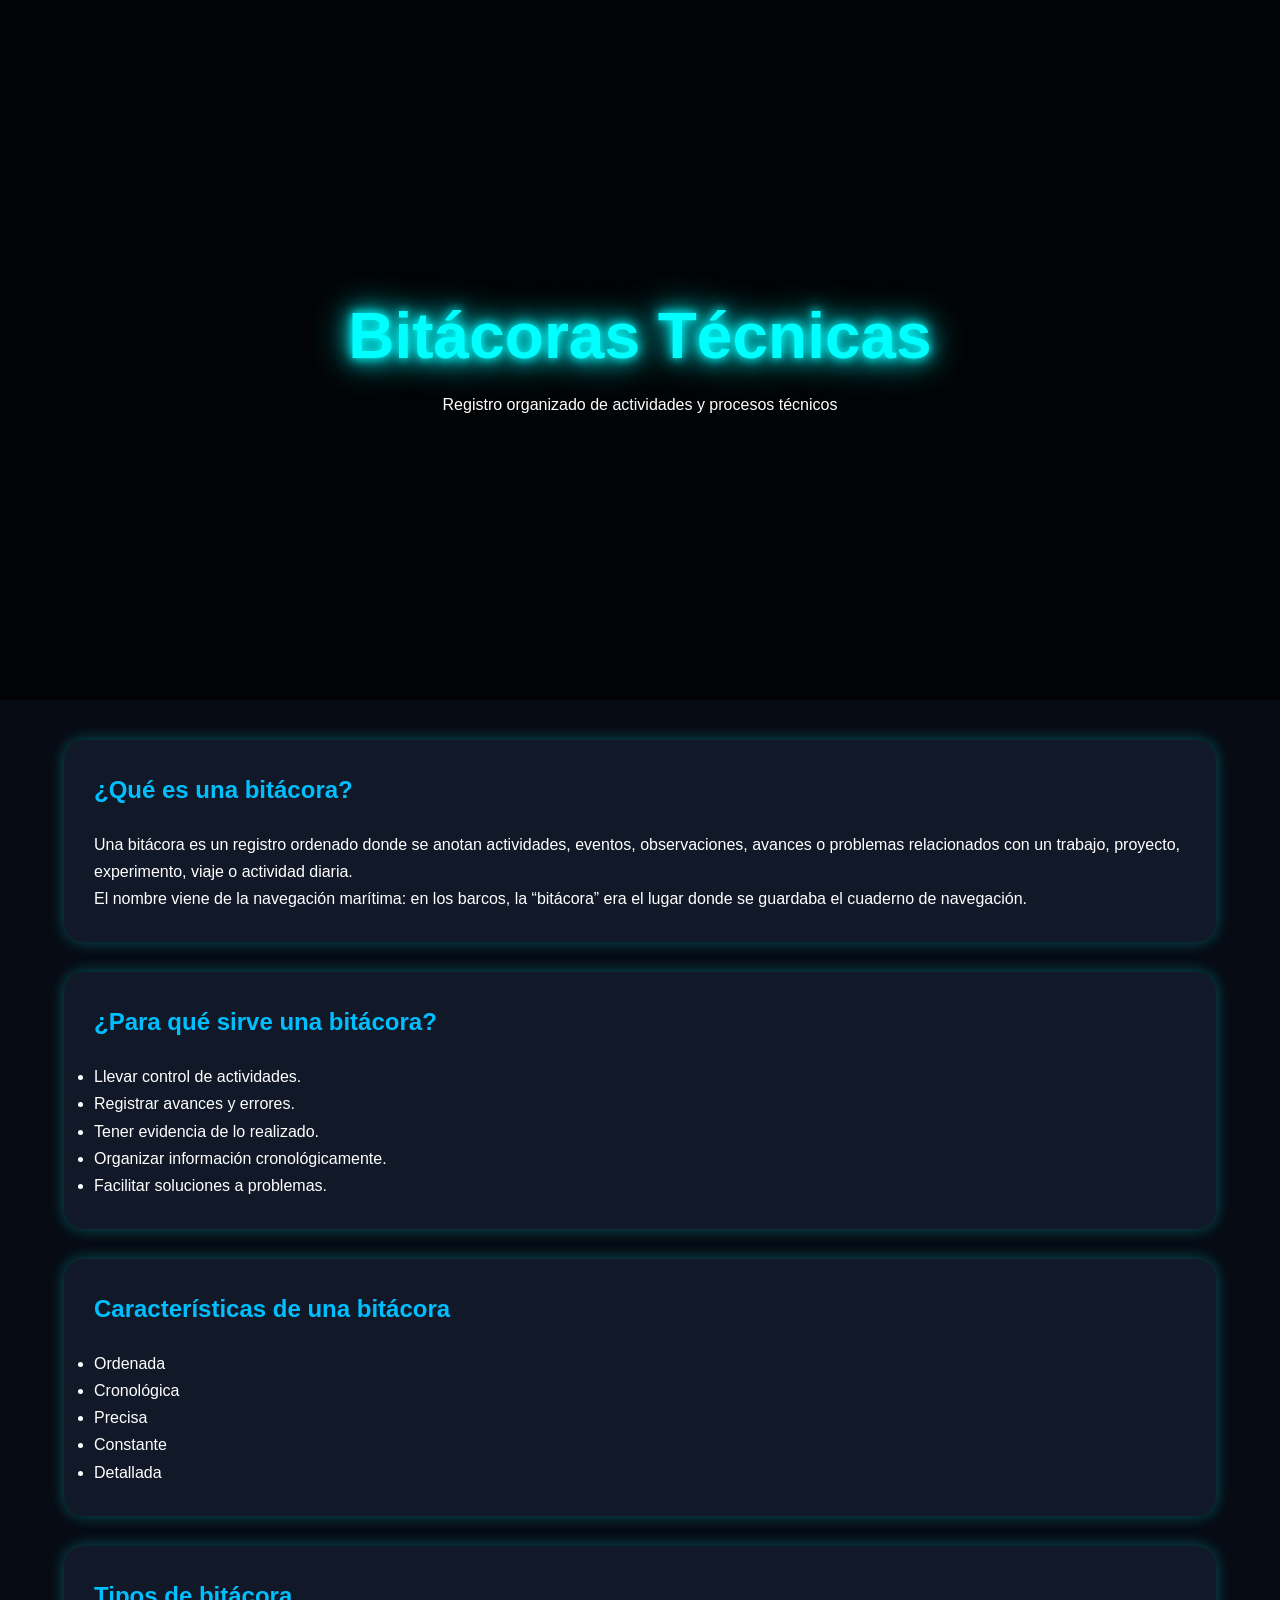
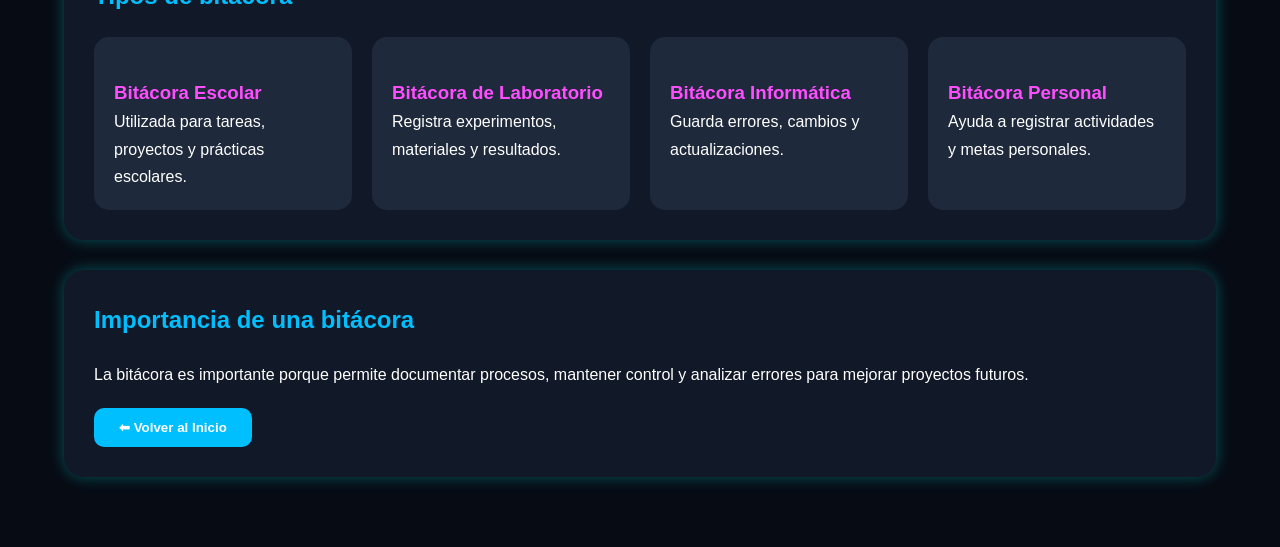
<file: bitacora.html>
<!DOCTYPE html>
<html lang="es">

<head>

    <meta charset="UTF-8">
    <meta name="viewport" content="width=device-width, initial-scale=1.0">

    <title>Bitácoras Técnicas</title>

    <link rel="stylesheet" href="styles.css">

</head>

<body>

    <header class="hero">

        <div class="overlay"></div>

        <div class="contenido-header">

            <h1>Bitácoras Técnicas</h1>

            <p>
                Registro organizado de actividades y procesos técnicos
            </p>

        </div>

    </header>

    <main>

        <section class="card">

            <h2>¿Qué es una bitácora?</h2>

            <p>
                Una bitácora es un registro ordenado donde se anotan actividades,
                eventos, observaciones, avances o problemas relacionados con un
                trabajo, proyecto, experimento, viaje o actividad diaria.
            </p>

            <p>
                El nombre viene de la navegación marítima: en los barcos,
                la “bitácora” era el lugar donde se guardaba el cuaderno
                de navegación.
            </p>

        </section>

        <section class="card">

            <h2>¿Para qué sirve una bitácora?</h2>

            <ul>

                <li>Llevar control de actividades.</li>
                <li>Registrar avances y errores.</li>
                <li>Tener evidencia de lo realizado.</li>
                <li>Organizar información cronológicamente.</li>
                <li>Facilitar soluciones a problemas.</li>

            </ul>

        </section>

        <section class="card">

            <h2>Características de una bitácora</h2>

            <ul>

                <li>Ordenada</li>
                <li>Cronológica</li>
                <li>Precisa</li>
                <li>Constante</li>
                <li>Detallada</li>

            </ul>

        </section>

        <section class="card">

            <h2>Tipos de bitácora</h2>

            <div class="grid">

                <div class="mini-card">

                    <h3>Bitácora Escolar</h3>

                    <p>
                        Utilizada para tareas, proyectos y prácticas escolares.
                    </p>

                </div>

                <div class="mini-card">

                    <h3>Bitácora de Laboratorio</h3>

                    <p>
                        Registra experimentos, materiales y resultados.
                    </p>

                </div>

                <div class="mini-card">

                    <h3>Bitácora Informática</h3>

                    <p>
                        Guarda errores, cambios y actualizaciones.
                    </p>

                </div>

                <div class="mini-card">

                    <h3>Bitácora Personal</h3>

                    <p>
                        Ayuda a registrar actividades y metas personales.
                    </p>

                </div>

            </div>

        </section>

        <section class="card">

            <h2>Importancia de una bitácora</h2>

            <p>
                La bitácora es importante porque permite documentar procesos,
                mantener control y analizar errores para mejorar proyectos futuros.
            </p>

            <a href="index.html">

                <button>
                    ⬅ Volver al Inicio
                </button>

            </a>

        </section>

    </main>

</body>

</html>
</file>
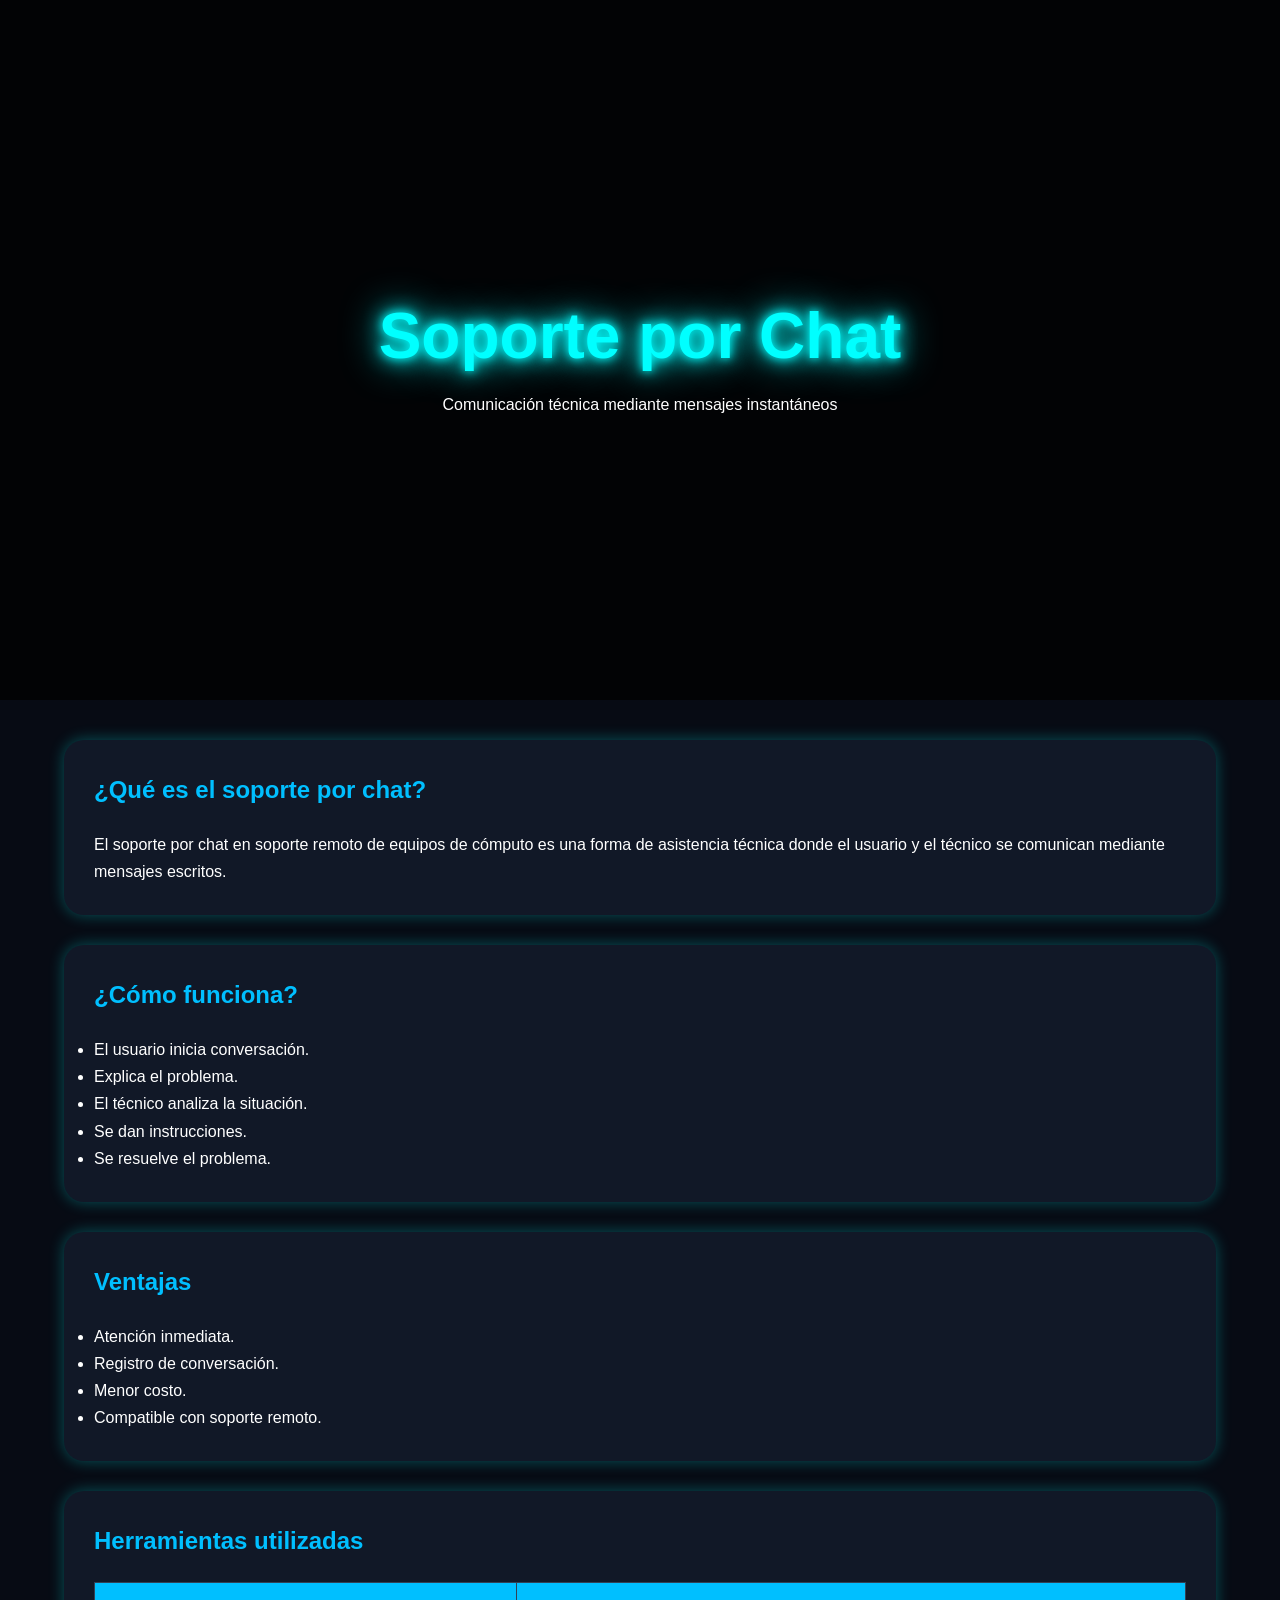
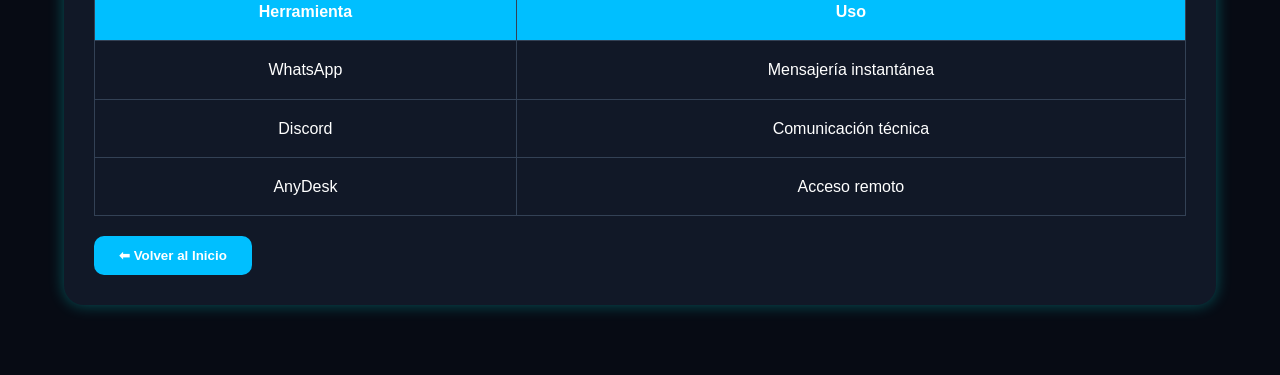
<file: chat.html>
<!DOCTYPE html>
<html lang="es">

<head>

    <meta charset="UTF-8">
    <meta name="viewport" content="width=device-width, initial-scale=1.0">

    <title>Soporte por Chat</title>

    <link rel="stylesheet" href="styles.css">

</head>

<body>

    <header class="hero">

        <div class="overlay"></div>

        <div class="contenido-header">

            <h1>Soporte por Chat</h1>

            <p>
                Comunicación técnica mediante mensajes instantáneos
            </p>

        </div>

    </header>

    <main>

        <section class="card">

            <h2>¿Qué es el soporte por chat?</h2>

            <p>
                El soporte por chat en soporte remoto de equipos de cómputo
                es una forma de asistencia técnica donde el usuario y el técnico
                se comunican mediante mensajes escritos.
            </p>

        </section>

        <section class="card">

            <h2>¿Cómo funciona?</h2>

            <ul>

                <li>El usuario inicia conversación.</li>
                <li>Explica el problema.</li>
                <li>El técnico analiza la situación.</li>
                <li>Se dan instrucciones.</li>
                <li>Se resuelve el problema.</li>

            </ul>

        </section>

        <section class="card">

            <h2>Ventajas</h2>

            <ul>

                <li>Atención inmediata.</li>
                <li>Registro de conversación.</li>
                <li>Menor costo.</li>
                <li>Compatible con soporte remoto.</li>

            </ul>

        </section>

        <section class="card">

            <h2>Herramientas utilizadas</h2>

            <table>

                <tr>

                    <th>Herramienta</th>
                    <th>Uso</th>

                </tr>

                <tr>

                    <td>WhatsApp</td>
                    <td>Mensajería instantánea</td>

                </tr>

                <tr>

                    <td>Discord</td>
                    <td>Comunicación técnica</td>

                </tr>

                <tr>

                    <td>AnyDesk</td>
                    <td>Acceso remoto</td>

                </tr>

            </table>

            <a href="index.html">

                <button>
                    ⬅ Volver al Inicio
                </button>

            </a>

        </section>

    </main>

</body>

</html>
</file>
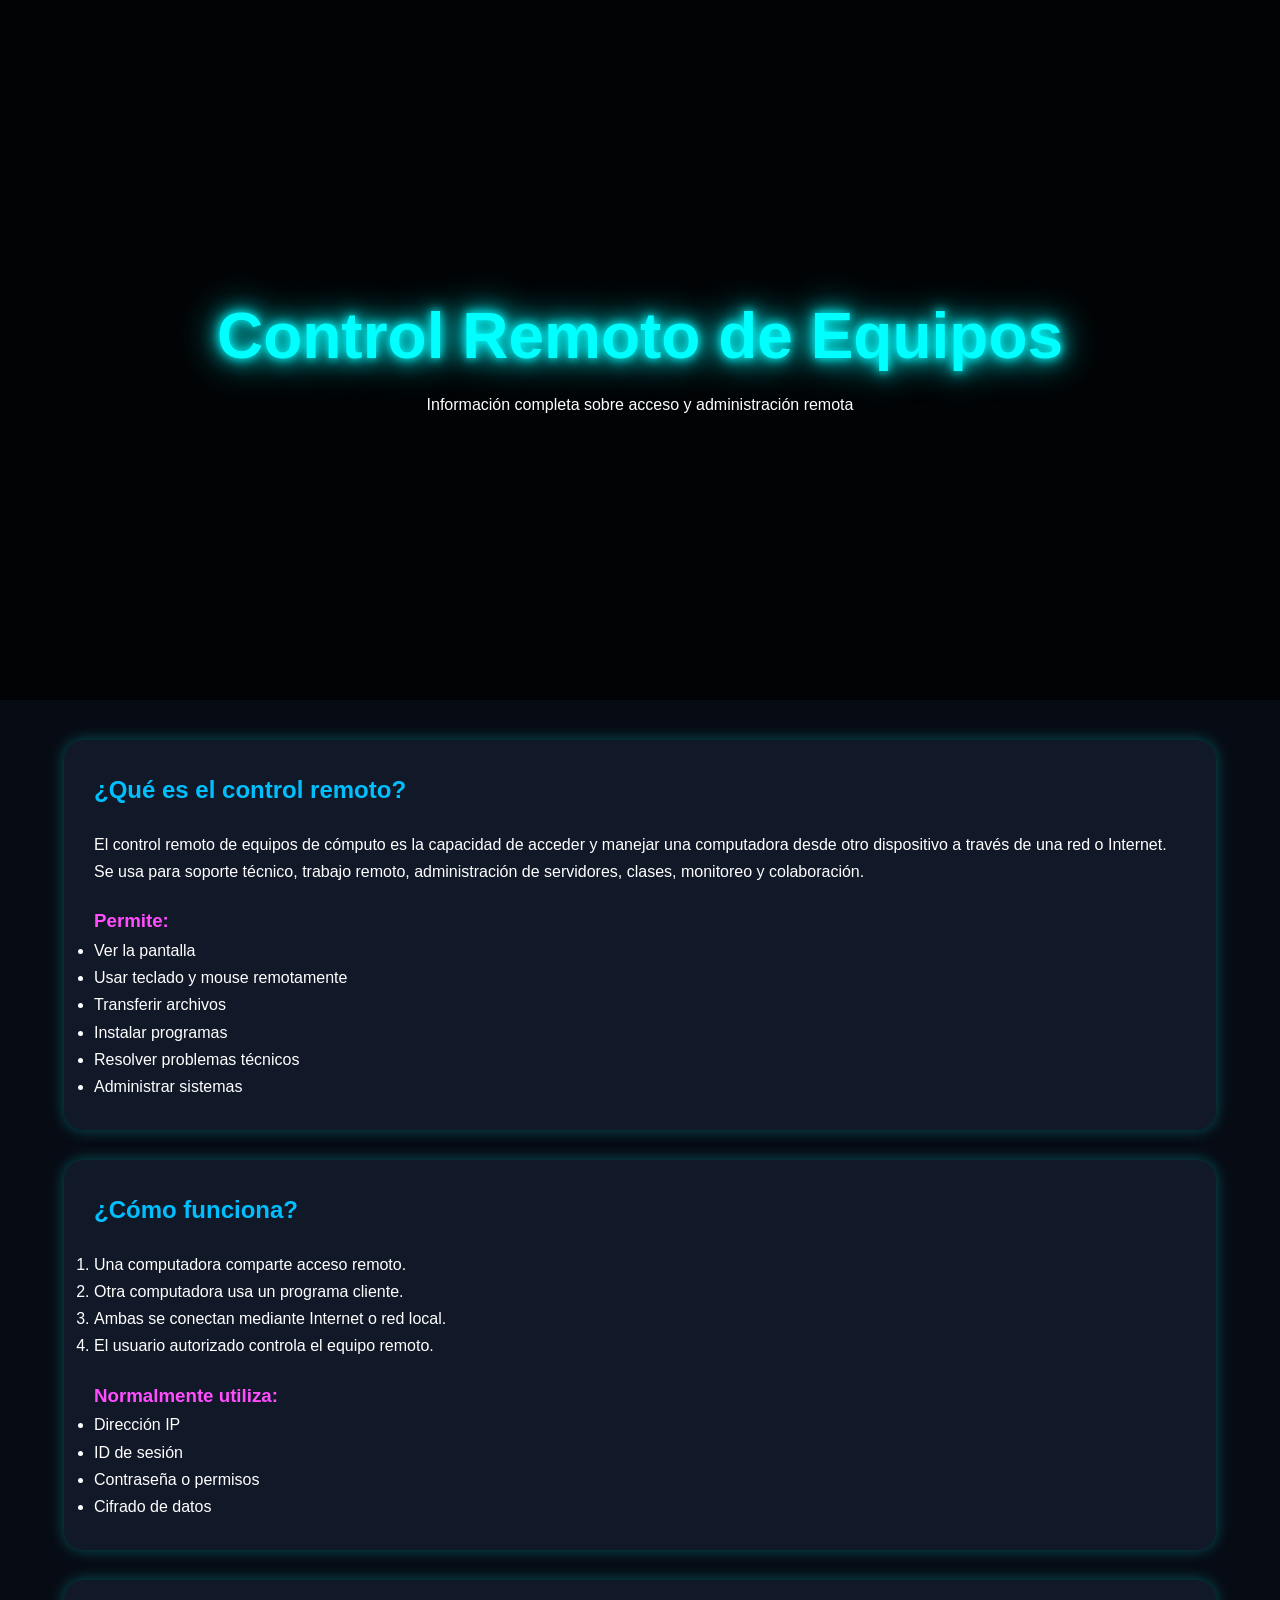
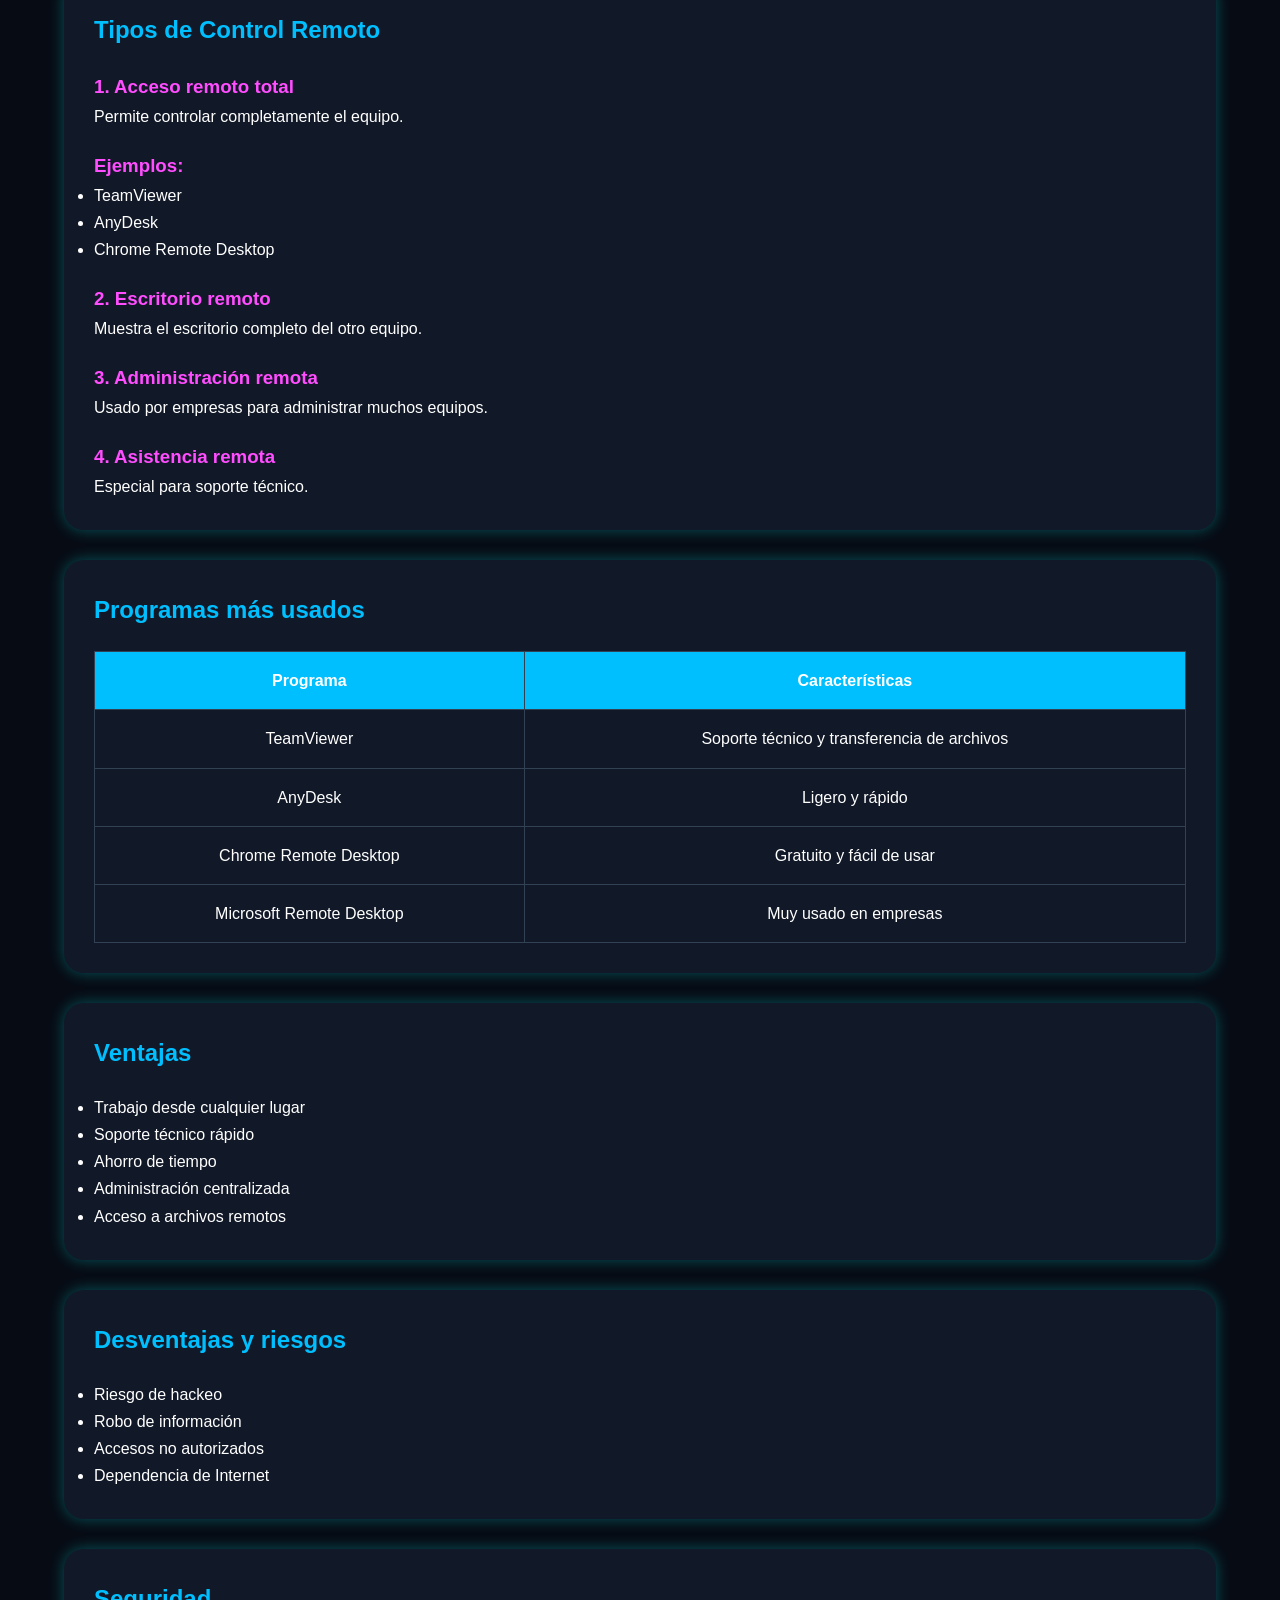
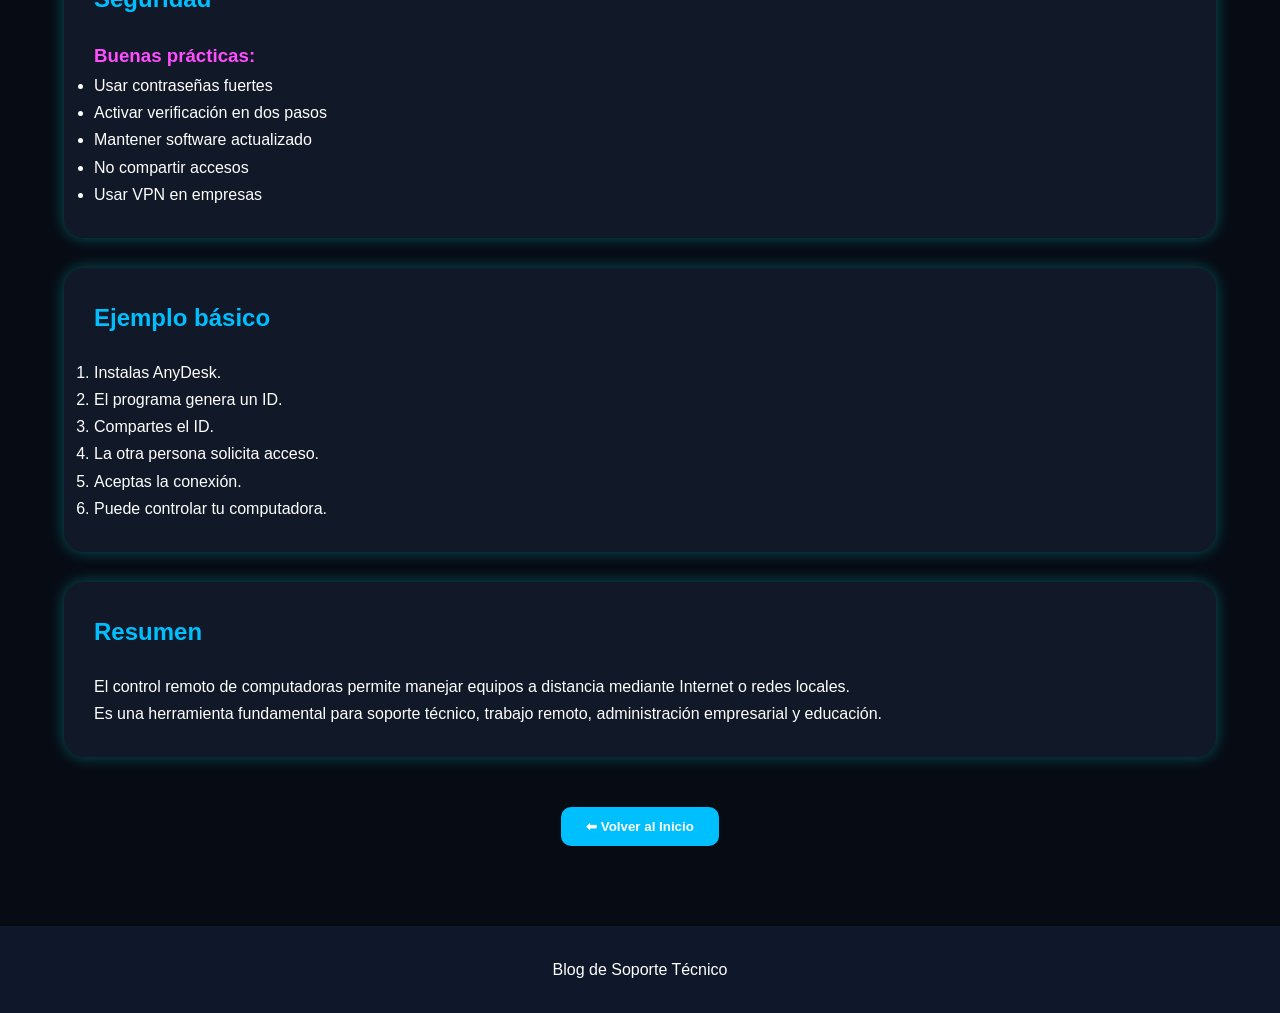
<file: control-remoto-info.html>
<!DOCTYPE html>
<html lang="es">

<head>

    <meta charset="UTF-8">
    <meta name="viewport" content="width=device-width, initial-scale=1.0">

    <title>Control Remoto de Equipos</title>

    <link rel="stylesheet" href="styles.css">

</head>

<body>

    <header class="hero">

        <div class="overlay"></div>

        <div class="contenido-header">

            <h1>Control Remoto de Equipos</h1>

            <p>
                Información completa sobre acceso y administración remota
            </p>

        </div>

    </header>

    <main>

        <section class="card">

            <h2>¿Qué es el control remoto?</h2>

            <p>
                El control remoto de equipos de cómputo es la capacidad de acceder y manejar una computadora desde otro dispositivo a través de una red o Internet.
            </p>

            <p>
                Se usa para soporte técnico, trabajo remoto, administración de servidores, clases, monitoreo y colaboración.
            </p>

            <h3>Permite:</h3>

            <ul>

                <li>Ver la pantalla</li>
                <li>Usar teclado y mouse remotamente</li>
                <li>Transferir archivos</li>
                <li>Instalar programas</li>
                <li>Resolver problemas técnicos</li>
                <li>Administrar sistemas</li>

            </ul>

        </section>

        <section class="card">

            <h2>¿Cómo funciona?</h2>

            <ol>

                <li>Una computadora comparte acceso remoto.</li>
                <li>Otra computadora usa un programa cliente.</li>
                <li>Ambas se conectan mediante Internet o red local.</li>
                <li>El usuario autorizado controla el equipo remoto.</li>

            </ol>

            <h3>Normalmente utiliza:</h3>

            <ul>

                <li>Dirección IP</li>
                <li>ID de sesión</li>
                <li>Contraseña o permisos</li>
                <li>Cifrado de datos</li>

            </ul>

        </section>

        <section class="card">

            <h2>Tipos de Control Remoto</h2>

            <h3>1. Acceso remoto total</h3>

            <p>
                Permite controlar completamente el equipo.
            </p>

            <h3>Ejemplos:</h3>

            <ul>

                <li>TeamViewer</li>
                <li>AnyDesk</li>
                <li>Chrome Remote Desktop</li>

            </ul>

            <h3>2. Escritorio remoto</h3>

            <p>
                Muestra el escritorio completo del otro equipo.
            </p>

            <h3>3. Administración remota</h3>

            <p>
                Usado por empresas para administrar muchos equipos.
            </p>

            <h3>4. Asistencia remota</h3>

            <p>
                Especial para soporte técnico.
            </p>

        </section>

        <section class="card">

            <h2>Programas más usados</h2>

            <table>

                <tr>
                    <th>Programa</th>
                    <th>Características</th>
                </tr>

                <tr>
                    <td>TeamViewer</td>
                    <td>Soporte técnico y transferencia de archivos</td>
                </tr>

                <tr>
                    <td>AnyDesk</td>
                    <td>Ligero y rápido</td>
                </tr>

                <tr>
                    <td>Chrome Remote Desktop</td>
                    <td>Gratuito y fácil de usar</td>
                </tr>

                <tr>
                    <td>Microsoft Remote Desktop</td>
                    <td>Muy usado en empresas</td>
                </tr>

            </table>

        </section>

        <section class="card">

            <h2>Ventajas</h2>

            <ul>

                <li>Trabajo desde cualquier lugar</li>
                <li>Soporte técnico rápido</li>
                <li>Ahorro de tiempo</li>
                <li>Administración centralizada</li>
                <li>Acceso a archivos remotos</li>

            </ul>

        </section>

        <section class="card">

            <h2>Desventajas y riesgos</h2>

            <ul>

                <li>Riesgo de hackeo</li>
                <li>Robo de información</li>
                <li>Accesos no autorizados</li>
                <li>Dependencia de Internet</li>

            </ul>

        </section>

        <section class="card">

            <h2>Seguridad</h2>

            <h3>Buenas prácticas:</h3>

            <ul>

                <li>Usar contraseñas fuertes</li>
                <li>Activar verificación en dos pasos</li>
                <li>Mantener software actualizado</li>
                <li>No compartir accesos</li>
                <li>Usar VPN en empresas</li>

            </ul>

        </section>

        <section class="card">

            <h2>Ejemplo básico</h2>

            <ol>

                <li>Instalas AnyDesk.</li>
                <li>El programa genera un ID.</li>
                <li>Compartes el ID.</li>
                <li>La otra persona solicita acceso.</li>
                <li>Aceptas la conexión.</li>
                <li>Puede controlar tu computadora.</li>

            </ol>

        </section>

        <section class="card">

            <h2>Resumen</h2>

            <p>
                El control remoto de computadoras permite manejar equipos a distancia mediante Internet o redes locales.
            </p>

            <p>
                Es una herramienta fundamental para soporte técnico, trabajo remoto, administración empresarial y educación.
            </p>

        </section>

        <center>

            <a href="index.html">

                <button>
                    ⬅ Volver al Inicio
                </button>

            </a>

        </center>

    </main>

    <footer>

        <p>
            Blog de Soporte Técnico
        </p>

    </footer>

</body>

</html>
</file>
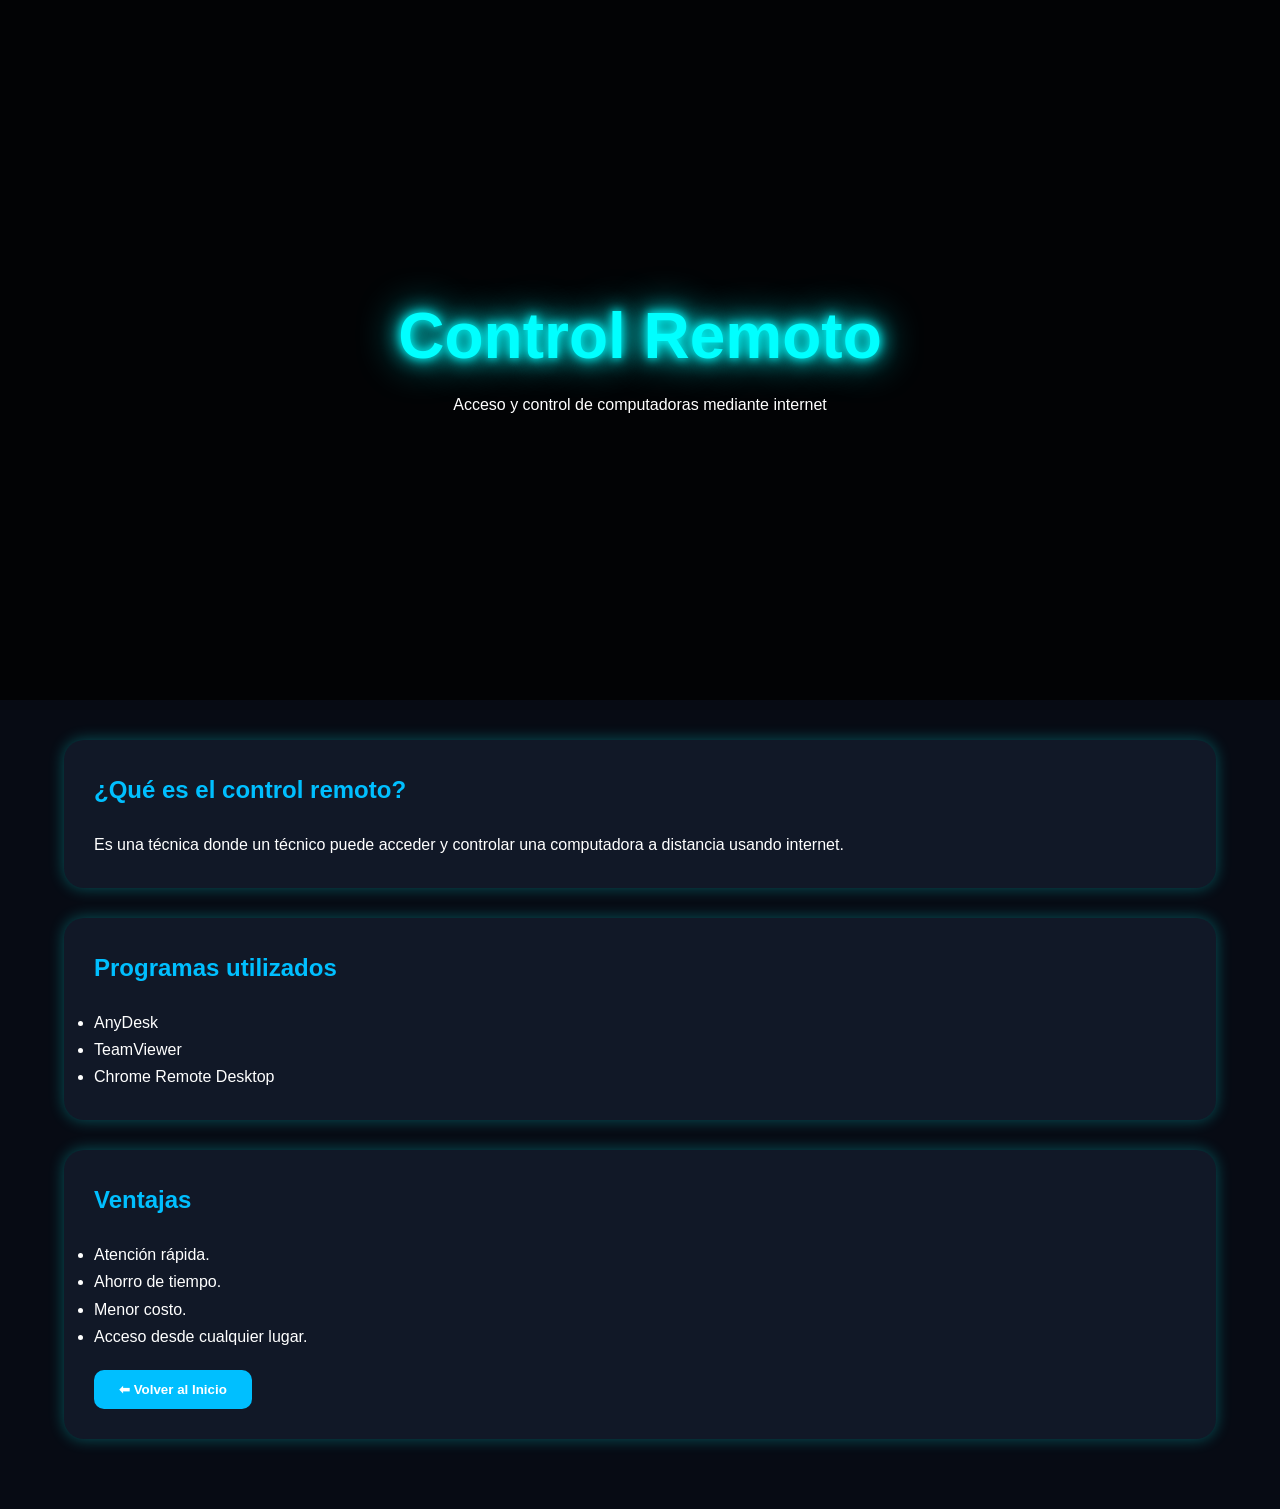
<file: control-remoto.html>
<!DOCTYPE html>
<html lang="es">

<head>

    <meta charset="UTF-8">
    <meta name="viewport" content="width=device-width, initial-scale=1.0">

    <title>Control Remoto</title>

    <link rel="stylesheet" href="styles.css">

</head>

<body>

    <header class="hero">

        <div class="overlay"></div>

        <div class="contenido-header">

            <h1>Control Remoto</h1>

            <p>
                Acceso y control de computadoras mediante internet
            </p>

        </div>

    </header>

    <main>

        <section class="card">

            <h2>¿Qué es el control remoto?</h2>

            <p>
                Es una técnica donde un técnico puede acceder y controlar
                una computadora a distancia usando internet.
            </p>

        </section>

        <section class="card">

            <h2>Programas utilizados</h2>

            <ul>

                <li>AnyDesk</li>
                <li>TeamViewer</li>
                <li>Chrome Remote Desktop</li>

            </ul>

        </section>

        <section class="card">

            <h2>Ventajas</h2>

            <ul>

                <li>Atención rápida.</li>
                <li>Ahorro de tiempo.</li>
                <li>Menor costo.</li>
                <li>Acceso desde cualquier lugar.</li>

            </ul>

            <a href="index.html">

                <button>
                    ⬅ Volver al Inicio
                </button>

            </a>

        </section>

    </main>

</body>

</html>
</file>
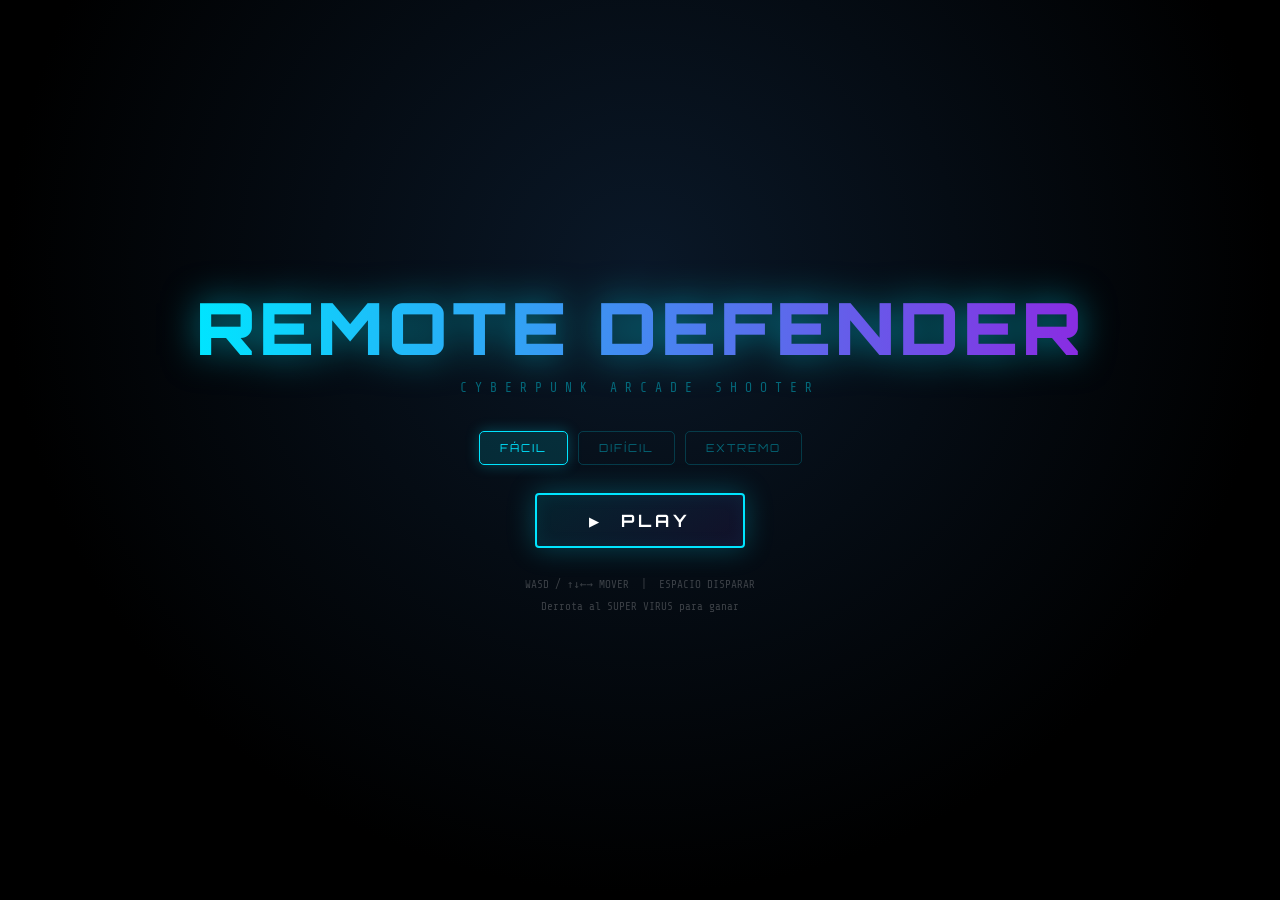
<file: juego1.html>
<!DOCTYPE html>
<html lang="es">
<head>
  <meta charset="UTF-8" />
  <meta name="viewport" content="width=device-width, initial-scale=1.0, maximum-scale=1.0, user-scalable=no" />
  <title>Remote Defender</title>
  <link href="https://fonts.googleapis.com/css2?family=Orbitron:wght@400;700;900&family=Share+Tech+Mono&display=swap" rel="stylesheet">
  <style>
    * { margin: 0; padding: 0; box-sizing: border-box; }
    body { overflow: hidden; background: #000; font-family: 'Orbitron', monospace; touch-action: none; user-select: none; }
    canvas { display: block; }
    #hud {
      position: absolute; top: 0; left: 0; right: 0;
      padding: 10px 16px; display: flex; align-items: center; gap: 18px;
      z-index: 10; pointer-events: none;
      background: linear-gradient(to bottom, rgba(0,0,0,.75), transparent);
    }
    .hud-item { display: flex; align-items: center; gap: 6px; font-size: 12px; color: #00e5ff; font-family: 'Share Tech Mono', monospace; }
    .hud-label { color: #ffffff66; font-size: 10px; }
    .hud-val { color: #fff; font-size: 15px; font-weight: 700; text-shadow: 0 0 10px #00e5ffaa; }
    #healthBar { width: 130px; height: 10px; background: #ffffff22; border-radius: 5px; overflow: hidden; border: 1px solid #00e5ff44; }
    #healthFill { height: 100%; background: linear-gradient(90deg, #00ff88, #00e5ff); border-radius: 5px; transition: width .15s; box-shadow: 0 0 8px #00ff88; }
    #powerupText {
      position: absolute; bottom: 90px; left: 50%; transform: translateX(-50%);
      background: rgba(0,0,0,.75); border: 1px solid #ff00ff88;
      color: #ff00ff; padding: 7px 18px; border-radius: 20px;
      font-size: 12px; font-family: 'Share Tech Mono', monospace;
      text-shadow: 0 0 10px #ff00ff; z-index: 10; pointer-events: none; display: none;
      white-space: nowrap;
    }
    .screen { position: absolute; inset: 0; display: flex; flex-direction: column; justify-content: center; align-items: center; z-index: 30; }
    #startScreen { background: radial-gradient(ellipse at 50% 30%, #0a1828 0%, #000 70%); }
    .title-main {
      font-size: clamp(26px, 6.5vw, 72px); font-weight: 900; letter-spacing: 4px;
      background: linear-gradient(90deg, #00e5ff, #8a2be2, #ff00ff, #00e5ff);
      background-size: 300%; -webkit-background-clip: text; -webkit-text-fill-color: transparent; background-clip: text;
      animation: titleShift 4s linear infinite; filter: drop-shadow(0 0 18px #00e5ff88);
    }
    @keyframes titleShift { to { background-position: 300%; } }
    .title-sub { font-size: clamp(9px, 1.8vw, 13px); letter-spacing: 8px; color: #00e5ff66; margin-top: 8px; font-family: 'Share Tech Mono', monospace; animation: blink 2.5s step-end infinite; text-align: center; }
    @keyframes blink { 0%,100%{opacity:1}50%{opacity:.25} }
    .title-wrap { text-align: center; margin-bottom: 36px; }
    .level-select { display: flex; gap: 10px; margin-bottom: 28px; flex-wrap: wrap; justify-content: center; }
    .level-btn { padding: 9px 20px; border-radius: 5px; background: transparent; border: 1px solid #00e5ff33; color: #00e5ff66; font-family: 'Orbitron', monospace; font-size: 11px; cursor: pointer; transition: all .2s; letter-spacing: 2px; }
    .level-btn.active, .level-btn:hover { background: #00e5ff22; border-color: #00e5ff; color: #00e5ff; box-shadow: 0 0 14px #00e5ff44; }
    .play-btn {
      padding: 15px 52px; background: linear-gradient(135deg, #00e5ff18, #8a2be218);
      border: 2px solid #00e5ff; color: #fff; font-family: 'Orbitron', monospace;
      font-size: 17px; font-weight: 700; letter-spacing: 4px; border-radius: 4px; cursor: pointer;
      box-shadow: 0 0 28px #00e5ff44, inset 0 0 18px #00e5ff11; transition: all .2s;
      position: relative; overflow: hidden;
    }
    .play-btn::after { content:''; position:absolute; inset:0; background:linear-gradient(90deg,transparent,#ffffff1a,transparent); transform:translateX(-100%); animation:shine 2.2s infinite; }
    @keyframes shine { to { transform: translateX(220%); } }
    .play-btn:hover { background: linear-gradient(135deg, #00e5ff44, #8a2be244); box-shadow: 0 0 48px #00e5ff88; transform: scale(1.04); }
    .controls-hint { margin-top: 26px; color: #ffffff38; font-family: 'Share Tech Mono', monospace; font-size: 11px; text-align: center; line-height: 2; }
    #endScreen { display: none; background: rgba(0,0,0,.92); }
    .end-title { font-size: clamp(34px, 9vw, 90px); font-weight: 900; letter-spacing: 4px; margin-bottom: 10px; }
    .end-score { font-size: 18px; color: #00e5ff88; margin-bottom: 28px; font-family: 'Share Tech Mono', monospace; }
    #mobileControls { position: absolute; bottom: 0; left: 0; right: 0; display: none; padding: 16px; z-index: 20; pointer-events: none; }
    #joystickArea { position: absolute; bottom: 20px; left: 20px; width: 120px; height: 120px; pointer-events: all; }
    #joystickBase { width: 120px; height: 120px; border-radius: 50%; background: rgba(0,229,255,.07); border: 2px solid rgba(0,229,255,.25); position: relative; }
    #joystickKnob { width: 48px; height: 48px; border-radius: 50%; background: radial-gradient(circle, #00e5ff33, #00e5ff18); border: 2px solid #00e5ff77; position: absolute; top: 50%; left: 50%; transform: translate(-50%,-50%); box-shadow: 0 0 14px #00e5ff55; }
    #shootBtn { position: absolute; bottom: 36px; right: 28px; width: 80px; height: 80px; border-radius: 50%; background: radial-gradient(circle, #ff004422, #ff004410); border: 2px solid #ff004477; color: #ff0044; font-family: 'Orbitron', monospace; font-size: 10px; font-weight: 700; letter-spacing: 1px; pointer-events: all; display: flex; align-items: center; justify-content: center; cursor: pointer; box-shadow: 0 0 18px #ff004433; -webkit-tap-highlight-color: transparent; }
    @media (max-width: 600px) { #mobileControls { display: block; } }
    #scanlines { position: absolute; inset: 0; background: repeating-linear-gradient(0deg,transparent,transparent 2px,rgba(0,0,0,.07) 2px,rgba(0,0,0,.07) 4px); pointer-events: none; z-index: 5; }
  </style>
</head>
<body>
<div id="scanlines"></div>
<canvas id="game"></canvas>

<div id="hud">
  <div class="hud-item">
    <span class="hud-label">HP</span>
    <div id="healthBar"><div id="healthFill" style="width:100%"></div></div>
    <span class="hud-val" id="healthVal">100</span>
  </div>
  <div class="hud-item"><span class="hud-label">PTS</span><span class="hud-val" id="scoreVal">0</span></div>
  <div class="hud-item"><span class="hud-label">NIVEL</span><span class="hud-val" id="levelVal">FÁCIL</span></div>
  <div class="hud-item"><span class="hud-label">BOSS</span><span class="hud-val" id="bossLivesVal">—</span></div>
</div>
<div id="powerupText"></div>

<div class="screen" id="startScreen">
  <div class="title-wrap">
    <div class="title-main">REMOTE DEFENDER</div>
    <div class="title-sub">CYBERPUNK ARCADE SHOOTER</div>
  </div>
  <div class="level-select">
    <button class="level-btn active" data-level="0">FÁCIL</button>
    <button class="level-btn" data-level="1">DIFÍCIL</button>
    <button class="level-btn" data-level="2">EXTREMO</button>
  </div>
  <button class="play-btn" id="playBtn">▶ &nbsp;PLAY</button>
  <div class="controls-hint">WASD / ↑↓←→ MOVER &nbsp;|&nbsp; ESPACIO DISPARAR<br>Derrota al SUPER VIRUS para ganar</div>
</div>

<div class="screen" id="endScreen">
  <div class="end-title" id="endTitle">GAME OVER</div>
  <div class="end-score" id="endScore">Puntuación: 0</div>
  <button class="play-btn" onclick="location.reload()">↺ &nbsp;REINICIAR</button>
</div>

<div id="mobileControls">
  <div id="joystickArea"><div id="joystickBase"><div id="joystickKnob"></div></div></div>
  <div id="shootBtn">FIRE</div>
</div>

<script>
// ═══════════════════════════════════════════════════
//  REMOTE DEFENDER — Enhanced Edition
// ═══════════════════════════════════════════════════

const canvas = document.getElementById('game');
const ctx    = canvas.getContext('2d');
canvas.width  = window.innerWidth;
canvas.height = window.innerHeight;
window.addEventListener('resize', () => { canvas.width = window.innerWidth; canvas.height = window.innerHeight; initStars(); });

// DOM
const healthFill   = document.getElementById('healthFill');
const healthVal    = document.getElementById('healthVal');
const scoreVal     = document.getElementById('scoreVal');
const levelVal     = document.getElementById('levelVal');
const bossLivesVal = document.getElementById('bossLivesVal');
const powerupDiv   = document.getElementById('powerupText');
const startScreen  = document.getElementById('startScreen');
const endScreen    = document.getElementById('endScreen');
const endTitle     = document.getElementById('endTitle');
const endScoreDiv  = document.getElementById('endScore');

// State
let keys = {}, gameRunning = false, gameEnded = false;
let score = 0, currentLevel = 0, spawnTimer = 0;
let bossSpawned = false, powerupTimer = 0, frameCount = 0;
let bullets = [], enemies = [], bossBullets = [], powerups = [], particles = [], stars = [];
let boss = null, player;

// ── Audio ──────────────────────────────────────────
const AudioCtx = window.AudioContext || window.webkitAudioContext;
let audioCtx;
function initAudio() { if (!audioCtx) audioCtx = new AudioCtx(); }
function playTone(freq, type, vol, dur) {
  if (!audioCtx) return;
  try {
    const o = audioCtx.createOscillator(), g = audioCtx.createGain();
    o.connect(g); g.connect(audioCtx.destination);
    o.type = type; o.frequency.setValueAtTime(freq, audioCtx.currentTime);
    o.frequency.exponentialRampToValueAtTime(freq*0.4, audioCtx.currentTime+dur);
    g.gain.setValueAtTime(vol, audioCtx.currentTime);
    g.gain.exponentialRampToValueAtTime(0.0001, audioCtx.currentTime+dur);
    o.start(); o.stop(audioCtx.currentTime+dur+0.05);
  } catch(e){}
}
function sfxShoot()   { playTone(900,'square',0.07,0.06); }
function sfxBang(big) { playTone(big?110:220,'sawtooth',big?0.28:0.14,big?0.4:0.18); }
function sfxPowerup() {
  [440,660,880].forEach((f,i)=>setTimeout(()=>playTone(f,'sine',0.18,0.12),i*110));
}
function sfxHit() { playTone(280,'sawtooth',0.09,0.07); }

// ── Powerup icons (canvas-drawn) ───────────────────
const pwrImg = {};
(function buildIcons(){
  // antivirus (shield + check)
  const av = Object.assign(document.createElement('canvas'),{width:64,height:64});
  const a = av.getContext('2d');
  a.beginPath(); a.moveTo(32,4); a.lineTo(58,16); a.lineTo(58,36);
  a.quadraticCurveTo(58,54,32,62); a.quadraticCurveTo(6,54,6,36); a.lineTo(6,16); a.closePath();
  const ag=a.createLinearGradient(0,0,0,64); ag.addColorStop(0,'#ff7700'); ag.addColorStop(1,'#cc2200');
  a.fillStyle=ag; a.fill(); a.strokeStyle='#ffaa00'; a.lineWidth=2; a.stroke();
  a.strokeStyle='#fff'; a.lineWidth=4; a.lineCap='round';
  a.beginPath(); a.moveTo(18,33); a.lineTo(28,43); a.lineTo(46,23); a.stroke();
  pwrImg.antivirus = av;

  // anydesk (monitor + arrow)
  const ad = Object.assign(document.createElement('canvas'),{width:64,height:64});
  const b = ad.getContext('2d');
  b.fillStyle='#cc1a10';
  b.beginPath(); b.roundRect(4,4,56,56,12); b.fill();
  b.fillStyle='#fff'; b.fillRect(12,14,40,26);
  b.fillStyle='#cc1a10'; b.fillRect(14,16,36,22);
  b.fillStyle='#fff'; b.fillRect(24,40,16,4); b.fillRect(18,44,28,3);
  b.fillStyle='#ffcc00';
  b.beginPath(); b.moveTo(20,27); b.lineTo(30,21); b.lineTo(30,33); b.closePath(); b.fill();
  b.fillStyle='#fff'; b.fillRect(30,26,14,3);
  pwrImg.anydesk = ad;

  // vpn (globe + lock)
  const vp = Object.assign(document.createElement('canvas'),{width:64,height:64});
  const c = vp.getContext('2d');
  const cg=c.createLinearGradient(0,0,64,64); cg.addColorStop(0,'#00ccff'); cg.addColorStop(1,'#0033cc');
  c.fillStyle=cg; c.beginPath(); c.arc(32,32,28,0,Math.PI*2); c.fill();
  c.strokeStyle='rgba(255,255,255,0.5)'; c.lineWidth=1.5;
  c.beginPath(); c.ellipse(32,32,28,13,0,0,Math.PI*2); c.stroke();
  c.beginPath(); c.moveTo(4,32); c.lineTo(60,32); c.stroke();
  c.beginPath(); c.moveTo(32,4); c.lineTo(32,60); c.stroke();
  c.fillStyle='rgba(255,255,255,0.9)';
  c.beginPath(); c.roundRect(23,36,18,14,3); c.fill();
  c.strokeStyle='#ffffff'; c.lineWidth=3;
  c.beginPath(); c.arc(32,37,7,Math.PI,0); c.stroke();
  c.fillStyle='#0033cc'; c.beginPath(); c.arc(32,44,2.5,0,Math.PI*2); c.fill();
  pwrImg.vpn = vp;

  // firewall (flame)
  const fw = Object.assign(document.createElement('canvas'),{width:64,height:64});
  const d = fw.getContext('2d');
  d.fillStyle='#0a0a0a'; d.fillRect(0,0,64,64);
  [[32,52,'#ff3300',20],[28,46,'#ff7700',16],[34,42,'#ffaa00',13],[32,36,'#ffee00',9]].forEach(([cx,cy,col,r])=>{
    const g=d.createRadialGradient(cx,cy,0,cx,cy,r); g.addColorStop(0,col); g.addColorStop(1,col+'00');
    d.fillStyle=g; d.beginPath(); d.arc(cx,cy,r,0,Math.PI*2); d.fill();
  });
  d.fillStyle='#44444488';
  for(let row=0;row<4;row++) for(let col=0;col<3;col++){
    const ox=row%2===0?0:11;
    d.fillRect(4+col*21+ox,8+row*11,19,9); d.strokeStyle='#666'; d.lineWidth=0.5; d.strokeRect(4+col*21+ox,8+row*11,19,9);
  }
  pwrImg.firewall = fw;

  // ram (memory stick)
  const rm = Object.assign(document.createElement('canvas'),{width:64,height:64});
  const e = rm.getContext('2d');
  e.fillStyle='#050505'; e.fillRect(0,0,64,64);
  const rg=e.createLinearGradient(0,20,0,44); rg.addColorStop(0,'#1e5c1e'); rg.addColorStop(1,'#0a2e0a');
  e.fillStyle=rg; e.fillRect(6,20,52,24); e.strokeStyle='#00ff4455'; e.lineWidth=1; e.strokeRect(6,20,52,24);
  ['#1a1a2e','#111127','#0a0a1f'].forEach((col,i)=>{ e.fillStyle=col; e.fillRect(10+i*17,24,13,16); e.strokeStyle='#00ff4433'; e.lineWidth=1; e.strokeRect(10+i*17,24,13,16); });
  e.fillStyle='#b08040';
  for(let i=0;i<9;i++){ e.fillRect(10+i*5,15,3,6); e.fillRect(10+i*5,43,3,6); }
  e.fillStyle='#00ff44aa'; e.font='bold 7px monospace';
  e.fillText('DDR5',10,34); e.fillText('32GB',10,43);
  pwrImg.ram = rm;
})();

// ── Stars ──────────────────────────────────────────
function initStars() {
  stars = Array.from({length:180}, ()=>({
    x: Math.random()*canvas.width, y: Math.random()*canvas.height,
    r: Math.random()*1.5+0.2, vel: Math.random()*0.5+0.1, bri: Math.random()
  }));
}

function drawBackground() {
  const bg = ctx.createRadialGradient(canvas.width/2,canvas.height/2,0,canvas.width/2,canvas.height/2,canvas.height);
  bg.addColorStop(0,'#05101a'); bg.addColorStop(1,'#000');
  ctx.fillStyle=bg; ctx.fillRect(0,0,canvas.width,canvas.height);

  // Scrolling grid
  ctx.strokeStyle='rgba(0,80,160,0.07)'; ctx.lineWidth=1;
  const gs=60;
  for(let x=(frameCount*0.3)%gs; x<canvas.width; x+=gs){ ctx.beginPath(); ctx.moveTo(x,0); ctx.lineTo(x,canvas.height); ctx.stroke(); }
  for(let y=(frameCount*0.5)%gs; y<canvas.height; y+=gs){ ctx.beginPath(); ctx.moveTo(0,y); ctx.lineTo(canvas.width,y); ctx.stroke(); }

  // Stars
  stars.forEach(s=>{
    s.y+=s.vel; if(s.y>canvas.height){ s.y=-2; s.x=Math.random()*canvas.width; }
    const f=0.4+0.6*Math.abs(Math.sin(frameCount*0.04+s.bri*8));
    ctx.fillStyle=`rgba(190,220,255,${f*0.9})`;
    ctx.beginPath(); ctx.arc(s.x,s.y,s.r,0,Math.PI*2); ctx.fill();
  });
}

// ── Particles ──────────────────────────────────────
class Particle {
  constructor(x,y,color,vx,vy,life,size){
    Object.assign(this,{x,y,color,vx,vy,life,maxLife:life,size:size||(Math.random()*3+1)});
  }
  update(){ this.x+=this.vx; this.y+=this.vy; this.vy+=0.06; this.vx*=0.97; this.life--; }
  draw(){
    const t=this.life/this.maxLife;
    ctx.save(); ctx.globalAlpha=t*t;
    ctx.fillStyle=this.color; ctx.shadowBlur=8; ctx.shadowColor=this.color;
    ctx.beginPath(); ctx.arc(this.x,this.y,this.size*t,0,Math.PI*2); ctx.fill();
    ctx.restore();
  }
  isDead(){ return this.life<=0; }
}

function spawnExplosion(x,y,color='#ff6600',count=18,big=false){
  const n=big?count*2:count;
  for(let i=0;i<n;i++){
    const ang=Math.random()*Math.PI*2, spd=Math.random()*(big?7:4)+1;
    particles.push(new Particle(x,y,color,Math.cos(ang)*spd,Math.sin(ang)*spd-(big?1.5:0),big?45:25,Math.random()*(big?5:3)+1));
  }
  for(let i=0;i<(big?14:7);i++){
    const ang=Math.random()*Math.PI*2, spd=Math.random()*9+3;
    particles.push(new Particle(x,y,'#ffffff',Math.cos(ang)*spd,Math.sin(ang)*spd,big?18:10,1));
  }
}

// ── Player ─────────────────────────────────────────
class Player {
  constructor(){
    this.x=canvas.width/2; this.y=canvas.height-100;
    this.size=25; this.speed=6; this.health=100; this.maxHealth=100;
    this.shootCooldown=0; this.shootRate=15;
    this.shield=false; this.multiShot=false; this.damageBoost=false;
    this.tf=0; this.hitFlash=0; this.trail=[];
  }
  draw(){
    this.tf=(this.tf+1)%6; this.hitFlash=Math.max(0,this.hitFlash-1);
    ctx.save(); ctx.translate(this.x,this.y);

    // Engine trail
    this.trail.push({x:0,y:20,life:14});
    if(this.trail.length>22) this.trail.shift();
    this.trail.forEach(t=>{ t.life--; t.y+=2;
      if(t.life>0){ ctx.globalAlpha=t.life/14*0.45; ctx.fillStyle=this.tf<3?'#00aaff':'#0044ff';
        ctx.shadowBlur=8; ctx.shadowColor='#00aaff';
        ctx.beginPath(); ctx.ellipse(t.x,t.y,5+(14-t.life)*0.5,3,0,0,Math.PI*2); ctx.fill(); ctx.shadowBlur=0; }
    });
    this.trail=this.trail.filter(t=>t.life>0);
    ctx.globalAlpha=1;

    if(this.shield){
      ctx.beginPath(); ctx.arc(0,0,40,0,Math.PI*2);
      ctx.strokeStyle=`rgba(0,255,255,${0.4+0.3*Math.sin(frameCount*0.1)})`;
      ctx.lineWidth=3; ctx.shadowBlur=18; ctx.shadowColor='#00ffff'; ctx.stroke(); ctx.shadowBlur=0;
    }
    if(this.hitFlash>0){ ctx.fillStyle=`rgba(255,50,50,${this.hitFlash/10})`; ctx.beginPath(); ctx.arc(0,0,34,0,Math.PI*2); ctx.fill(); }

    ctx.shadowBlur=18; ctx.shadowColor='#00c3ff';
    ctx.fillStyle='#00c3ff';
    ctx.beginPath(); ctx.moveTo(0,-30); ctx.lineTo(22,22); ctx.lineTo(0,12); ctx.lineTo(-22,22); ctx.closePath(); ctx.fill();
    ctx.fillStyle='#003388';
    ctx.beginPath(); ctx.moveTo(-22,22); ctx.lineTo(-10,4); ctx.lineTo(0,12); ctx.closePath(); ctx.fill();
    ctx.beginPath(); ctx.moveTo(22,22); ctx.lineTo(10,4); ctx.lineTo(0,12); ctx.closePath(); ctx.fill();
    ctx.fillStyle='#e0f8ff'; ctx.shadowColor='#ffffff'; ctx.shadowBlur=10;
    ctx.beginPath(); ctx.ellipse(0,-9,6,10,0,0,Math.PI*2); ctx.fill();
    ctx.fillStyle=this.tf<3?'#00ffff':'#0066ff'; ctx.shadowColor='#00ffff'; ctx.shadowBlur=14;
    ctx.beginPath(); ctx.ellipse(0,19,6,5,0,0,Math.PI*2); ctx.fill();
    ctx.shadowBlur=0; ctx.restore();
  }
  update(){
    if(keys['ArrowLeft']||keys['a']||keys['A']) this.x-=this.speed;
    if(keys['ArrowRight']||keys['d']||keys['D']) this.x+=this.speed;
    if(keys['ArrowUp']||keys['w']||keys['W']) this.y-=this.speed;
    if(keys['ArrowDown']||keys['s']||keys['S']) this.y+=this.speed;
    if(joystick.dx||joystick.dy){ this.x+=joystick.dx*this.speed; this.y+=joystick.dy*this.speed; }
    this.x=Math.max(30,Math.min(canvas.width-30,this.x));
    this.y=Math.max(30,Math.min(canvas.height-30,this.y));
    if(this.shootCooldown>0) this.shootCooldown--;
    if((keys[' ']||keys['z']||keys['Z']||mobileShoot)&&this.shootCooldown<=0){ this.shoot(); this.shootCooldown=this.shootRate; }
  }
  shoot(){
    sfxShoot();
    const dmg=this.damageBoost?2:1;
    bullets.push(new Bullet(this.x,this.y-26,dmg,0));
    if(this.multiShot){ bullets.push(new Bullet(this.x-18,this.y-16,dmg,-1.5)); bullets.push(new Bullet(this.x+18,this.y-16,dmg,1.5)); }
    for(let i=0;i<4;i++) particles.push(new Particle(this.x+(Math.random()-.5)*10,this.y-26,'#ffff44',(Math.random()-.5)*2,-Math.random()*3-1,8,2));
  }
}

// ── Bullet ─────────────────────────────────────────
class Bullet {
  constructor(x,y,damage,vx){ this.x=x; this.y=y; this.radius=4; this.speed=13; this.damage=damage; this.vx=vx||0; this.trail=[]; }
  draw(){
    this.trail.push({x:this.x,y:this.y});
    if(this.trail.length>7) this.trail.shift();
    this.trail.forEach((p,i)=>{ ctx.globalAlpha=i/this.trail.length*0.35; ctx.fillStyle='#ffff00'; ctx.beginPath(); ctx.arc(p.x,p.y,this.radius*(i/this.trail.length),0,Math.PI*2); ctx.fill(); });
    ctx.globalAlpha=1;
    ctx.save(); ctx.shadowBlur=12; ctx.shadowColor='#ffff00'; ctx.fillStyle='#ffee00';
    ctx.beginPath(); ctx.arc(this.x,this.y,this.radius,0,Math.PI*2); ctx.fill(); ctx.restore();
  }
  update(){ this.y-=this.speed; this.x+=this.vx; }
  isOff(){ return this.y<-10||this.x<-10||this.x>canvas.width+10; }
}

// ── Enemy ──────────────────────────────────────────
class Enemy {
  constructor(type,x,y){
    this.type=type; this.x=x; this.y=y; this.hitFlash=0;
    this.wph=Math.random()*Math.PI*2; this.eph=Math.random()*Math.PI*2;
    const configs={1:{size:20,hp:2+currentLevel,spd:2.5+currentLevel*.5,col:'#00ff66',wob:1.5},
                   2:{size:35,hp:4+currentLevel*2,spd:1.8+currentLevel*.3,col:'#ff9900',wob:.8},
                   3:{size:50,hp:10+currentLevel*3,spd:1.2+currentLevel*.2,col:'#ff0044',wob:.5}};
    const c=configs[type]||configs[1];
    this.size=c.size; this.health=c.hp; this.maxHp=c.hp; this.speed=c.spd; this.color=c.col; this.wob=c.wob;
  }
  draw(){
    this.hitFlash=Math.max(0,this.hitFlash-1); this.eph+=0.04; this.wph+=0.03;
    const wx=Math.sin(this.wph)*this.wob*this.size*.15;
    ctx.save(); ctx.translate(this.x+wx,this.y);
    ctx.shadowBlur=18+8*Math.sin(this.wph); ctx.shadowColor=this.hitFlash>0?'#fff':this.color;
    const g=ctx.createRadialGradient(0,0,0,0,0,this.size);
    g.addColorStop(0,this.hitFlash>0?'#fff':this.color+'ff'); g.addColorStop(1,this.color+'44');
    ctx.fillStyle=g; ctx.beginPath(); ctx.arc(0,0,this.size,0,Math.PI*2); ctx.fill();
    ctx.strokeStyle=this.color; ctx.lineWidth=2; ctx.globalAlpha=0.45;
    ctx.beginPath(); ctx.arc(0,0,this.size+5,0,Math.PI*2); ctx.stroke(); ctx.globalAlpha=1; ctx.shadowBlur=0;
    const ed=this.size*.35, es=this.size*.2, ps=Math.sin(this.eph)*es*.3;
    [-ed,ed].forEach(ex=>{
      ctx.fillStyle='#fff'; ctx.beginPath(); ctx.ellipse(ex,-this.size*.1,es,es*1.2,0,0,Math.PI*2); ctx.fill();
      ctx.fillStyle='#000'; ctx.beginPath(); ctx.arc(ex+ps,-this.size*.1,es*.5,0,Math.PI*2); ctx.fill();
      ctx.fillStyle='rgba(255,255,255,0.6)'; ctx.beginPath(); ctx.arc(ex+ps-es*.2,-this.size*.1-es*.25,es*.2,0,Math.PI*2); ctx.fill();
    });
    if(this.type>=2&&this.health<this.maxHp){
      const w=this.size*2; ctx.fillStyle='#333'; ctx.fillRect(-w/2,this.size+6,w,5);
      ctx.fillStyle=this.color; ctx.fillRect(-w/2,this.size+6,w*(this.health/this.maxHp),5);
    }
    ctx.restore();
  }
  update(){ this.y+=this.speed; }
  takeDamage(n){ this.health-=n; this.hitFlash=8; spawnExplosion(this.x,this.y,this.color,5); sfxHit(); }
  isDead(){ return this.health<=0; }
  isOff(){ return this.y>canvas.height+80; }
}

// ── Boss ───────────────────────────────────────────
class Boss {
  constructor(){
    this.x=canvas.width/2; this.y=140; this.size=110;
    this.health=80+currentLevel*20; this.maxHealth=this.health;
    this.direction=1; this.cooldown=0; this.lives=3; this.phase=0;
    this.fp=0; this.hitFlash=0;
    this.tentacles=Array.from({length:6},(_, i)=>({angle:(i/6)*Math.PI*2,len:0,ph:Math.random()*Math.PI*2}));
  }
  draw(){
    this.fp+=0.03; this.hitFlash=Math.max(0,this.hitFlash-1);
    const fy=Math.sin(this.fp)*8;
    ctx.save(); ctx.translate(this.x,this.y+fy);

    // Aura
    const aS=this.size+28+10*Math.sin(this.fp*2);
    const aG=ctx.createRadialGradient(0,0,this.size*.5,0,0,aS);
    aG.addColorStop(0,'rgba(138,43,226,0.3)'); aG.addColorStop(1,'rgba(138,43,226,0)');
    ctx.fillStyle=aG; ctx.beginPath(); ctx.arc(0,0,aS,0,Math.PI*2); ctx.fill();

    // Tentacles
    this.tentacles.forEach(t=>{
      t.ph+=0.05; t.len+=(this.size+32-t.len)*0.05;
      const ang=t.angle+Math.sin(t.ph)*0.3;
      const ex=Math.cos(ang)*t.len, ey=Math.sin(ang)*t.len;
      ctx.strokeStyle='rgba(160,60,240,0.55)'; ctx.lineWidth=6;
      ctx.shadowBlur=10; ctx.shadowColor='#8a2be2';
      ctx.beginPath(); ctx.moveTo(Math.cos(t.angle)*this.size*.8,Math.sin(t.angle)*this.size*.8);
      ctx.quadraticCurveTo(ex*.6,ey*.6,ex,ey); ctx.stroke(); ctx.shadowBlur=0;
    });

    // Body
    const bG=ctx.createRadialGradient(-18,-18,8,0,0,this.size);
    bG.addColorStop(0,this.hitFlash>0?'#ffffff':'#cc44ff'); bG.addColorStop(.5,'#8a2be2'); bG.addColorStop(1,'#3a0060');
    ctx.fillStyle=bG; ctx.shadowBlur=28; ctx.shadowColor=this.hitFlash>0?'#ffffff':'#8a2be2';
    ctx.beginPath(); ctx.arc(0,0,this.size,0,Math.PI*2); ctx.fill();

    // Circuit lines
    ctx.strokeStyle='rgba(190,90,255,0.35)'; ctx.lineWidth=1.5;
    for(let i=0;i<5;i++){ const ang=(i/5)*Math.PI*2+this.fp*.1; ctx.beginPath(); ctx.moveTo(0,0); ctx.lineTo(Math.cos(ang)*this.size*.9,Math.sin(ang)*this.size*.9); ctx.stroke(); }

    // 3 eyes
    [[-36,-20],[36,-20],[0,12]].forEach(([ex,ey],i)=>{
      const er=18;
      ctx.fillStyle='#ff0000'; ctx.shadowColor='#ff0000'; ctx.shadowBlur=20;
      ctx.beginPath(); ctx.arc(ex,ey,er,0,Math.PI*2); ctx.fill(); ctx.shadowBlur=0;
      ctx.fillStyle='#000'; const px=Math.cos(this.fp+i)*5, py=Math.sin(this.fp*.7+i)*5;
      ctx.beginPath(); ctx.arc(ex+px,ey+py,er*.55,0,Math.PI*2); ctx.fill();
      ctx.fillStyle='rgba(255,160,160,0.7)'; ctx.beginPath(); ctx.arc(ex+px-5,ey+py-5,er*.2,0,Math.PI*2); ctx.fill();
    });

    ctx.shadowBlur=0; ctx.fillStyle='rgba(255,255,255,0.9)'; ctx.font='bold 15px Orbitron,monospace'; ctx.textAlign='center';
    ctx.fillText('SUPER VIRUS',0,this.size+22); ctx.restore();

    // HP bar
    const bw=Math.min(480,canvas.width*.65), bx=(canvas.width-bw)/2, by=18;
    ctx.fillStyle='#111'; ctx.beginPath(); ctx.roundRect(bx-2,by-2,bw+4,18,5); ctx.fill();
    const pct=Math.max(0,this.health/this.maxHealth);
    const hg=ctx.createLinearGradient(bx,0,bx+bw,0);
    hg.addColorStop(0,'#ff0066'); hg.addColorStop(.5,'#aa00ff'); hg.addColorStop(1,'#6600ff');
    ctx.fillStyle=hg; ctx.shadowBlur=10; ctx.shadowColor='#aa00ff';
    ctx.beginPath(); ctx.roundRect(bx,by,bw*pct,14,3); ctx.fill(); ctx.shadowBlur=0;
    ctx.strokeStyle='#aa00ff44'; ctx.lineWidth=1; ctx.beginPath(); ctx.roundRect(bx-2,by-2,bw+4,18,5); ctx.stroke();
  }
  update(){
    this.x+=this.direction*(2.5+currentLevel*.5);
    if(this.x>canvas.width-this.size||this.x<this.size) this.direction*=-1;
    if(this.cooldown>0){ this.cooldown--; } else { this.shootPattern(); this.cooldown=Math.max(18,50-currentLevel*10); }
  }
  shootPattern(){
    const p=this.phase++;
    const mode=Math.floor(p/4)%4;
    const base={x:this.x,y:this.y+this.size*.8,radius:10};
    if(mode===0){ bossBullets.push({...base,vx:0,vy:5.5}); }
    else if(mode===1){ [-2.5,0,2.5].forEach(vx=>bossBullets.push({...base,vx,vy:5})); }
    else if(mode===2){ [-4,-2,0,2,4].forEach(vx=>bossBullets.push({...base,vx,vy:4.5})); }
    else{ const dx=(player.x-this.x)*0.018; bossBullets.push({...base,vx:0,vy:5.5}); bossBullets.push({...base,vx:dx,vy:5.5}); }
  }
  takeDamage(n){ this.health-=n; this.hitFlash=10; spawnExplosion(this.x,this.y,'#aa00ff',8); }
}

// ── Powerup ────────────────────────────────────────
class Powerup {
  constructor(type,x,y){ this.type=type; this.x=x; this.y=y; this.size=24; this.speed=1.5; this.ph=Math.random()*Math.PI*2; this.rot=0; }
  draw(){
    this.ph+=0.04; this.rot+=0.025;
    const fy=Math.sin(this.ph)*5, glow=0.6+0.4*Math.sin(this.ph*2);
    const colors={antivirus:'#ff7700',anydesk:'#e8271a',vpn:'#00c3ff',firewall:'#ff5500',ram:'#00ff44'};
    ctx.save(); ctx.translate(this.x,this.y+fy); ctx.rotate(this.rot);
    ctx.shadowBlur=22*glow; ctx.shadowColor=colors[this.type];
    ctx.strokeStyle=colors[this.type]+'88'; ctx.lineWidth=2;
    ctx.beginPath(); ctx.arc(0,0,this.size+7,0,Math.PI*2); ctx.stroke();
    const img=pwrImg[this.type];
    if(img){ ctx.shadowBlur=16*glow; ctx.shadowColor=colors[this.type]; ctx.drawImage(img,-this.size,-this.size,this.size*2,this.size*2); }
    else{ ctx.fillStyle=colors[this.type]; ctx.beginPath(); ctx.arc(0,0,this.size,0,Math.PI*2); ctx.fill(); }
    ctx.shadowBlur=0; ctx.restore();
  }
  update(){ this.y+=this.speed; }
  isOff(){ return this.y>canvas.height+60; }
}

// ── Mobile joystick ────────────────────────────────
const joystick={dx:0,dy:0,id:null,sx:0,sy:0};
const knob=document.getElementById('joystickKnob');
let mobileShoot=false;
document.getElementById('joystickBase').addEventListener('touchstart',e=>{ e.preventDefault(); const t=e.changedTouches[0]; joystick.id=t.identifier; joystick.sx=t.clientX; joystick.sy=t.clientY; },{passive:false});
document.getElementById('joystickBase').addEventListener('touchmove',e=>{ e.preventDefault(); for(const t of e.changedTouches){ if(t.identifier!==joystick.id) continue; const dx=t.clientX-joystick.sx, dy=t.clientY-joystick.sy, d=Math.hypot(dx,dy), m=42; const nx=d>m?(dx/d)*m:dx, ny=d>m?(dy/d)*m:dy; joystick.dx=nx/m; joystick.dy=ny/m; knob.style.transform=`translate(calc(-50% + ${nx}px),calc(-50% + ${ny}px))`; } },{passive:false});
document.addEventListener('touchend',e=>{ for(const t of e.changedTouches) if(t.identifier===joystick.id){ joystick.dx=0; joystick.dy=0; knob.style.transform='translate(-50%,-50%)'; } });
document.getElementById('shootBtn').addEventListener('touchstart',e=>{ e.preventDefault(); mobileShoot=true; },{passive:false});
document.getElementById('shootBtn').addEventListener('touchend',e=>{ e.preventDefault(); mobileShoot=false; },{passive:false});

// Keyboard
document.addEventListener('keydown',e=>{keys[e.key]=true; if([' ','ArrowUp','ArrowDown','ArrowLeft','ArrowRight'].includes(e.key)) e.preventDefault();});
document.addEventListener('keyup',e=>keys[e.key]=false);

// ── Helpers ────────────────────────────────────────
function dist(a,b){ return Math.hypot(a.x-b.x,a.y-b.y); }
function spawnEnemy(){ if(bossSpawned) return; const r=Math.random(); enemies.push(new Enemy(r>.9?3:r>.7?2:1,Math.random()*(canvas.width-60)+30,-60)); }
function spawnPowerup(x,y){ const t=['anydesk','antivirus','vpn','firewall','ram']; powerups.push(new Powerup(t[Math.floor(Math.random()*5)],x,y)); }
function activatePowerup(type){
  sfxPowerup(); resetPowerups();
  const labels={anydesk:'⚡ ANYDESK: Disparo Rápido',antivirus:'🛡 ANTIVIRUS: Escudo Activo',vpn:'💨 VPN: Velocidad Max',firewall:'🔥 FIREWALL: Daño x2',ram:'🎯 RAM: Triple Disparo'};
  powerupDiv.textContent=labels[type]||type; powerupDiv.style.display='block';
  if(type==='anydesk') player.shootRate=5;
  if(type==='antivirus') player.shield=true;
  if(type==='vpn') player.speed=10;
  if(type==='firewall') player.damageBoost=true;
  if(type==='ram') player.multiShot=true;
  clearTimeout(powerupTimer); powerupTimer=setTimeout(resetPowerups,8000);
}
function resetPowerups(){ player.shootRate=15; player.speed=6; player.shield=false; player.multiShot=false; player.damageBoost=false; powerupDiv.style.display='none'; }

// ── Init & Loop ────────────────────────────────────
function initGame(){
  bullets=[]; enemies=[]; bossBullets=[]; powerups=[]; particles=[];
  score=0; spawnTimer=0; bossSpawned=false; boss=null; frameCount=0; gameEnded=false;
  initStars(); player=new Player(); bossLivesVal.textContent='—'; gameRunning=true;
  requestAnimationFrame(gameLoop);
}

function gameLoop(){
  if(!gameRunning||gameEnded) return;
  frameCount++;
  drawBackground();

  // Spawning
  spawnTimer++;
  if(spawnTimer>Math.max(14,40-currentLevel*8)){ for(let i=0;i<=currentLevel;i++) spawnEnemy(); spawnTimer=0; }
  if(score>=600&&!bossSpawned){ bossSpawned=true; boss=new Boss(); bossLivesVal.textContent=boss.lives; }

  player.update(); player.draw();

  // Bullets
  for(let i=bullets.length-1;i>=0;i--){
    const b=bullets[i]; b.update(); b.draw();
    if(b.isOff()){ bullets.splice(i,1); continue; }
    let hit=false;
    for(let j=enemies.length-1;j>=0;j--){
      const e=enemies[j];
      if(dist(b,e)<e.size+b.radius){
        e.takeDamage(b.damage); bullets.splice(i,1); hit=true;
        if(e.isDead()){ score+=e.type*10; spawnExplosion(e.x,e.y,e.color,20,e.type===3); sfxBang(e.type===3);
          if(Math.random()<.3) spawnPowerup(e.x,e.y);
          if(e.type===3){ enemies.push(new Enemy(1,e.x-28,e.y)); enemies.push(new Enemy(1,e.x+28,e.y)); }
          enemies.splice(j,1); }
        break;
      }
    }
    if(!hit&&boss&&dist(b,boss)<boss.size+b.radius){
      boss.takeDamage(b.damage); bullets.splice(i,1);
      if(boss.health<=0){ boss.lives--; bossLivesVal.textContent=boss.lives; spawnExplosion(boss.x,boss.y,'#aa00ff',40,true); sfxBang(true);
        if(boss.lives<=0){ endGame(true); return; } else { boss.health=boss.maxHealth; boss.cooldown=60; } }
    }
  }

  // Enemies
  for(let i=enemies.length-1;i>=0;i--){
    const e=enemies[i]; e.update(); e.draw();
    if(e.isOff()){ enemies.splice(i,1); continue; }
    if(dist(player,e)<e.size+player.size){
      enemies.splice(i,1);
      if(!player.shield){ player.health-=e.type*(10+currentLevel*5); player.hitFlash=15; resetPowerups(); sfxBang(false); }
      else spawnExplosion(e.x,e.y,'#00ffff',12);
    }
  }

  // Boss bullets
  for(let i=bossBullets.length-1;i>=0;i--){
    const b=bossBullets[i]; b.y+=b.vy; b.x+=b.vx;
    ctx.save(); ctx.shadowBlur=14; ctx.shadowColor='#ff00aa';
    ctx.fillStyle=`hsl(${(frameCount*4+i*35)%360},100%,60%)`;
    ctx.beginPath(); ctx.arc(b.x,b.y,b.radius+1.5*Math.sin(frameCount*.12+i),0,Math.PI*2); ctx.fill();
    ctx.restore();
    if(b.y>canvas.height+20||b.x<-20||b.x>canvas.width+20){ bossBullets.splice(i,1); continue; }
    if(dist(player,b)<b.radius+player.size){
      bossBullets.splice(i,1);
      if(!player.shield){ player.health-=20+currentLevel*5; player.hitFlash=15; resetPowerups(); sfxHit(); }
      else spawnExplosion(b.x,b.y,'#00ffff',8);
    }
  }

  // Powerups
  for(let i=powerups.length-1;i>=0;i--){
    const p=powerups[i]; p.update(); p.draw();
    if(p.isOff()){ powerups.splice(i,1); continue; }
    if(dist(player,p)<p.size+player.size){ activatePowerup(p.type); spawnExplosion(p.x,p.y,'#ffffff',12); powerups.splice(i,1); }
  }

  // Boss
  if(boss){ boss.update(); boss.draw(); }

  // Particles
  for(let i=particles.length-1;i>=0;i--){ particles[i].update(); particles[i].draw(); if(particles[i].isDead()) particles.splice(i,1); }

  // HUD
  player.health=Math.max(0,player.health);
  const hp=player.health/player.maxHealth*100;
  healthFill.style.width=hp+'%';
  healthFill.style.background=hp>50?'linear-gradient(90deg,#00ff88,#00e5ff)':hp>25?'linear-gradient(90deg,#ffaa00,#ff6600)':'linear-gradient(90deg,#ff0044,#ff8800)';
  healthVal.textContent=Math.ceil(player.health); scoreVal.textContent=score;

  if(player.health<=0){ endGame(false); return; }
  requestAnimationFrame(gameLoop);
}

function endGame(win){
  gameEnded=true; gameRunning=false;
  endTitle.textContent=win?'¡GANASTE!':'GAME OVER';
  endTitle.style.color=win?'#00ff88':'#ff0044';
  endTitle.style.textShadow=win?'0 0 40px #00ff88':'0 0 40px #ff0044';
  endScoreDiv.textContent='Puntuación final: '+score;
  endScreen.style.display='flex';
  if(win){ for(let i=0;i<60;i++) setTimeout(()=>spawnExplosion(Math.random()*canvas.width,Math.random()*canvas.height,`hsl(${Math.random()*360},100%,60%)`,22,true),i*90); }
}

// ── UI ─────────────────────────────────────────────
document.querySelectorAll('.level-btn').forEach(btn=>{
  btn.addEventListener('click',()=>{
    document.querySelectorAll('.level-btn').forEach(b=>b.classList.remove('active'));
    btn.classList.add('active'); currentLevel=parseInt(btn.dataset.level);
    levelVal.textContent=['FÁCIL','DIFÍCIL','EXTREMO'][currentLevel];
  });
});
document.getElementById('playBtn').addEventListener('click',()=>{
  initAudio(); startScreen.style.display='none';
  levelVal.textContent=['FÁCIL','DIFÍCIL','EXTREMO'][currentLevel];
  initGame();
});
startScreen.addEventListener('touchstart',()=>initAudio(),{once:true,passive:true});
</script>
</body>
</html>
</file>
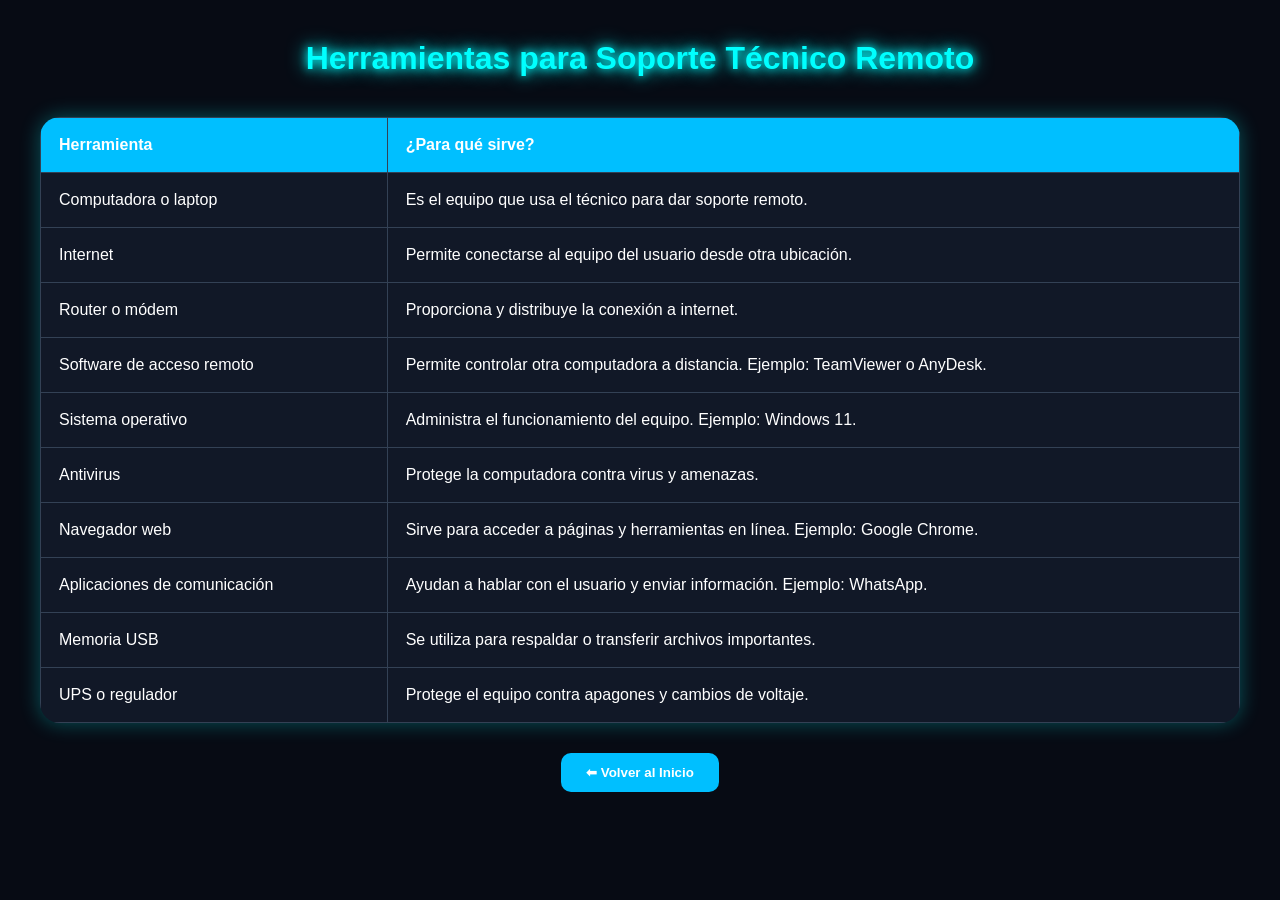
<file: mas-herramientas.html>
<!DOCTYPE html>
<html lang="es">

<head>

    <meta charset="UTF-8">
    <meta name="viewport" content="width=device-width, initial-scale=1.0">

    <title>Más Herramientas</title>

    <style>

        *{
            margin:0;
            padding:0;
            box-sizing:border-box;
            font-family:Arial, Helvetica, sans-serif;
        }

        body{
            background:#070b14;
            color:white;
            padding:40px;
        }

        h1{
            text-align:center;
            margin-bottom:40px;
            color:#00ffff;

            text-shadow:
            0 0 10px #00ffff,
            0 0 20px #00ffff;
        }

        .contenedor{
            max-width:1200px;
            margin:auto;
        }

        table{
            width:100%;
            border-collapse:collapse;
            background:#111827;
            border-radius:20px;
            overflow:hidden;

            box-shadow:
            0 0 20px rgba(0,255,255,0.3);
        }

        th,td{
            border:1px solid #334155;
            padding:18px;
            text-align:left;
        }

        th{
            background:#00bfff;
            color:white;
        }

        tr:hover{
            background:#1e293b;
        }

        button{
            margin-top:30px;
            padding:12px 25px;
            border:none;
            border-radius:10px;
            background:#00bfff;
            color:white;
            font-weight:bold;
            cursor:pointer;
            transition:0.3s;
        }

        button:hover{

            transform:scale(1.05);

            box-shadow:
            0 0 15px #ff00ff,
            0 0 35px #00ffff;

        }

        .boton{
            text-align:center;
        }

    </style>

</head>

<body>

    <div class="contenedor">

        <h1>Herramientas para Soporte Técnico Remoto</h1>

        <table>

            <tr>

                <th>Herramienta</th>
                <th>¿Para qué sirve?</th>

            </tr>

            <tr>

                <td>Computadora o laptop</td>

                <td>
                    Es el equipo que usa el técnico para dar soporte remoto.
                </td>

            </tr>

            <tr>

                <td>Internet</td>

                <td>
                    Permite conectarse al equipo del usuario desde otra ubicación.
                </td>

            </tr>

            <tr>

                <td>Router o módem</td>

                <td>
                    Proporciona y distribuye la conexión a internet.
                </td>

            </tr>

            <tr>

                <td>Software de acceso remoto</td>

                <td>
                    Permite controlar otra computadora a distancia.
                    Ejemplo: TeamViewer o AnyDesk.
                </td>

            </tr>

            <tr>

                <td>Sistema operativo</td>

                <td>
                    Administra el funcionamiento del equipo.
                    Ejemplo: Windows 11.
                </td>

            </tr>

            <tr>

                <td>Antivirus</td>

                <td>
                    Protege la computadora contra virus y amenazas.
                </td>

            </tr>

            <tr>

                <td>Navegador web</td>

                <td>
                    Sirve para acceder a páginas y herramientas en línea.
                    Ejemplo: Google Chrome.
                </td>

            </tr>

            <tr>

                <td>Aplicaciones de comunicación</td>

                <td>
                    Ayudan a hablar con el usuario y enviar información.
                    Ejemplo: WhatsApp.
                </td>

            </tr>

            <tr>

                <td>Memoria USB</td>

                <td>
                    Se utiliza para respaldar o transferir archivos importantes.
                </td>

            </tr>

            <tr>

                <td>UPS o regulador</td>

                <td>
                    Protege el equipo contra apagones y cambios de voltaje.
                </td>

            </tr>

        </table>

        <div class="boton">

            <a href="index.html">

                <button>
                    ⬅ Volver al Inicio
                </button>

            </a>

        </div>

    </div>

</body>

</html>
</file>
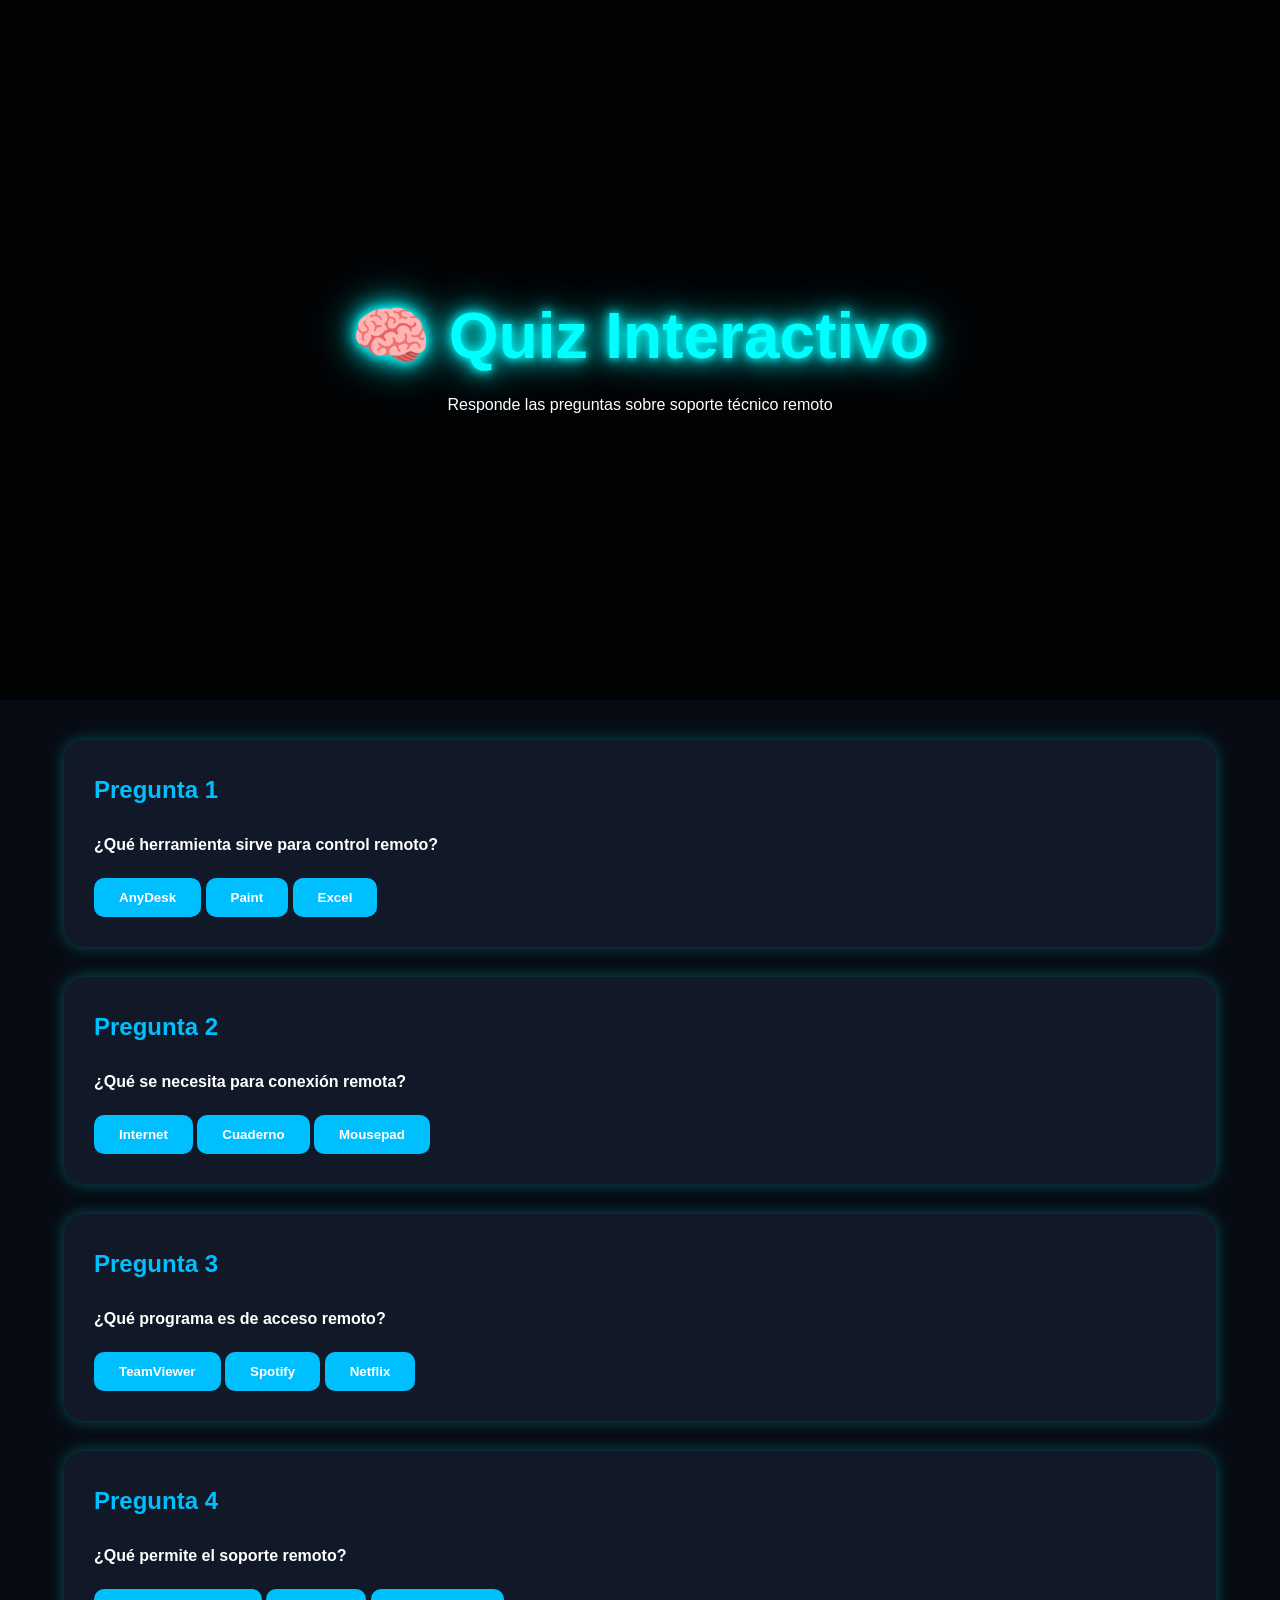
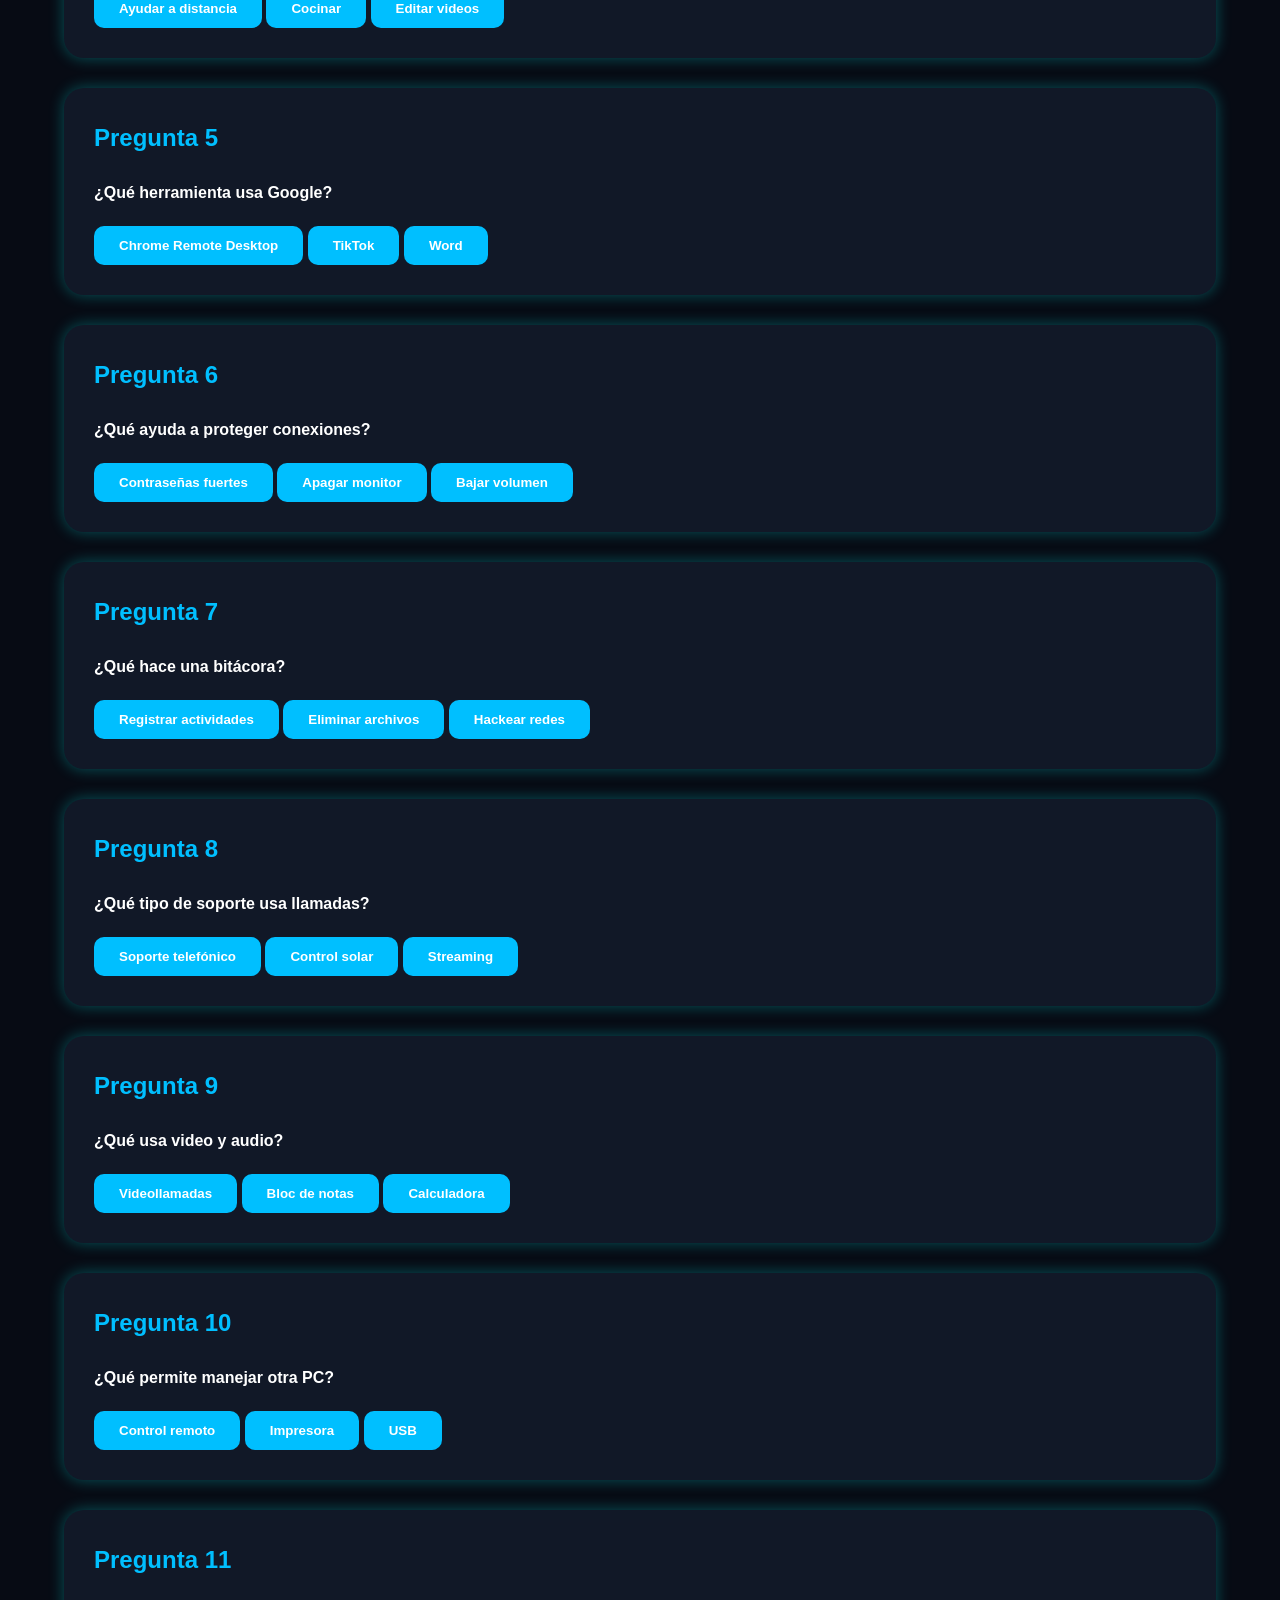
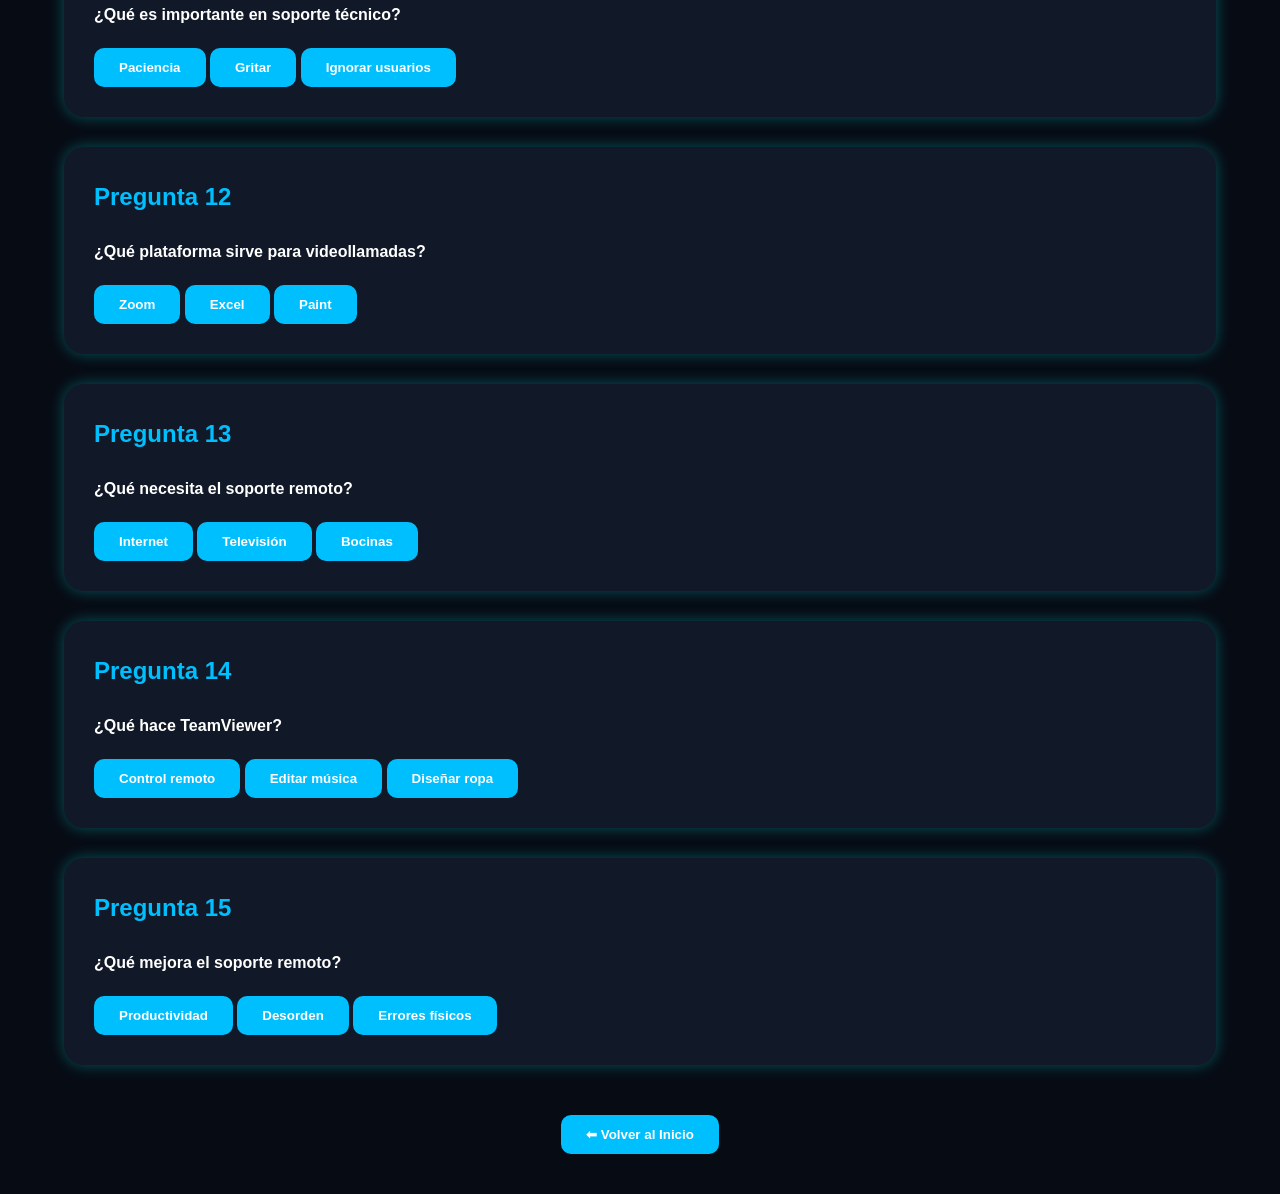
<file: quiz.html>
<!DOCTYPE html>
<html lang="es">

<head>

    <meta charset="UTF-8">
    <meta name="viewport" content="width=device-width, initial-scale=1.0">

    <title>Quiz Interactivo</title>

    <link rel="stylesheet" href="styles.css">

</head>

<body>

    <header class="hero">

        <div class="overlay"></div>

        <div class="contenido-header">

            <h1>🧠 Quiz Interactivo</h1>

            <p>
                Responde las preguntas sobre soporte técnico remoto
            </p>

        </div>

    </header>

    <main>

        <section class="card">

            <h2>Pregunta 1</h2>

            <p><strong>¿Qué herramienta sirve para control remoto?</strong></p>

            <button onclick="respuesta(this,true)">AnyDesk</button>
            <button onclick="respuesta(this,false)">Paint</button>
            <button onclick="respuesta(this,false)">Excel</button>

        </section>

        <section class="card">

            <h2>Pregunta 2</h2>

            <p><strong>¿Qué se necesita para conexión remota?</strong></p>

            <button onclick="respuesta(this,true)">Internet</button>
            <button onclick="respuesta(this,false)">Cuaderno</button>
            <button onclick="respuesta(this,false)">Mousepad</button>

        </section>

        <section class="card">

            <h2>Pregunta 3</h2>

            <p><strong>¿Qué programa es de acceso remoto?</strong></p>

            <button onclick="respuesta(this,true)">TeamViewer</button>
            <button onclick="respuesta(this,false)">Spotify</button>
            <button onclick="respuesta(this,false)">Netflix</button>

        </section>

        <section class="card">

            <h2>Pregunta 4</h2>

            <p><strong>¿Qué permite el soporte remoto?</strong></p>

            <button onclick="respuesta(this,true)">Ayudar a distancia</button>
            <button onclick="respuesta(this,false)">Cocinar</button>
            <button onclick="respuesta(this,false)">Editar videos</button>

        </section>

        <section class="card">

            <h2>Pregunta 5</h2>

            <p><strong>¿Qué herramienta usa Google?</strong></p>

            <button onclick="respuesta(this,true)">Chrome Remote Desktop</button>
            <button onclick="respuesta(this,false)">TikTok</button>
            <button onclick="respuesta(this,false)">Word</button>

        </section>

        <section class="card">

            <h2>Pregunta 6</h2>

            <p><strong>¿Qué ayuda a proteger conexiones?</strong></p>

            <button onclick="respuesta(this,true)">Contraseñas fuertes</button>
            <button onclick="respuesta(this,false)">Apagar monitor</button>
            <button onclick="respuesta(this,false)">Bajar volumen</button>

        </section>

        <section class="card">

            <h2>Pregunta 7</h2>

            <p><strong>¿Qué hace una bitácora?</strong></p>

            <button onclick="respuesta(this,true)">Registrar actividades</button>
            <button onclick="respuesta(this,false)">Eliminar archivos</button>
            <button onclick="respuesta(this,false)">Hackear redes</button>

        </section>

        <section class="card">

            <h2>Pregunta 8</h2>

            <p><strong>¿Qué tipo de soporte usa llamadas?</strong></p>

            <button onclick="respuesta(this,true)">Soporte telefónico</button>
            <button onclick="respuesta(this,false)">Control solar</button>
            <button onclick="respuesta(this,false)">Streaming</button>

        </section>

        <section class="card">

            <h2>Pregunta 9</h2>

            <p><strong>¿Qué usa video y audio?</strong></p>

            <button onclick="respuesta(this,true)">Videollamadas</button>
            <button onclick="respuesta(this,false)">Bloc de notas</button>
            <button onclick="respuesta(this,false)">Calculadora</button>

        </section>

        <section class="card">

            <h2>Pregunta 10</h2>

            <p><strong>¿Qué permite manejar otra PC?</strong></p>

            <button onclick="respuesta(this,true)">Control remoto</button>
            <button onclick="respuesta(this,false)">Impresora</button>
            <button onclick="respuesta(this,false)">USB</button>

        </section>

        <section class="card">

            <h2>Pregunta 11</h2>

            <p><strong>¿Qué es importante en soporte técnico?</strong></p>

            <button onclick="respuesta(this,true)">Paciencia</button>
            <button onclick="respuesta(this,false)">Gritar</button>
            <button onclick="respuesta(this,false)">Ignorar usuarios</button>

        </section>

        <section class="card">

            <h2>Pregunta 12</h2>

            <p><strong>¿Qué plataforma sirve para videollamadas?</strong></p>

            <button onclick="respuesta(this,true)">Zoom</button>
            <button onclick="respuesta(this,false)">Excel</button>
            <button onclick="respuesta(this,false)">Paint</button>

        </section>

        <section class="card">

            <h2>Pregunta 13</h2>

            <p><strong>¿Qué necesita el soporte remoto?</strong></p>

            <button onclick="respuesta(this,true)">Internet</button>
            <button onclick="respuesta(this,false)">Televisión</button>
            <button onclick="respuesta(this,false)">Bocinas</button>

        </section>

        <section class="card">

            <h2>Pregunta 14</h2>

            <p><strong>¿Qué hace TeamViewer?</strong></p>

            <button onclick="respuesta(this,true)">Control remoto</button>
            <button onclick="respuesta(this,false)">Editar música</button>
            <button onclick="respuesta(this,false)">Diseñar ropa</button>

        </section>

        <section class="card">

            <h2>Pregunta 15</h2>

            <p><strong>¿Qué mejora el soporte remoto?</strong></p>

            <button onclick="respuesta(this,true)">Productividad</button>
            <button onclick="respuesta(this,false)">Desorden</button>
            <button onclick="respuesta(this,false)">Errores físicos</button>

        </section>

        <center>

            <a href="index.html">

                <button>
                    ⬅ Volver al Inicio
                </button>

            </a>

        </center>

    </main>

    <script>

        function respuesta(boton,correcta){

            if(correcta){

                boton.style.background =
                "#00ff99";

                alert("✅ Correcto");

            }else{

                boton.style.background =
                "#ff4444";

                alert("❌ Incorrecto");
            }

        }

    </script>

</body>

</html>
</file>
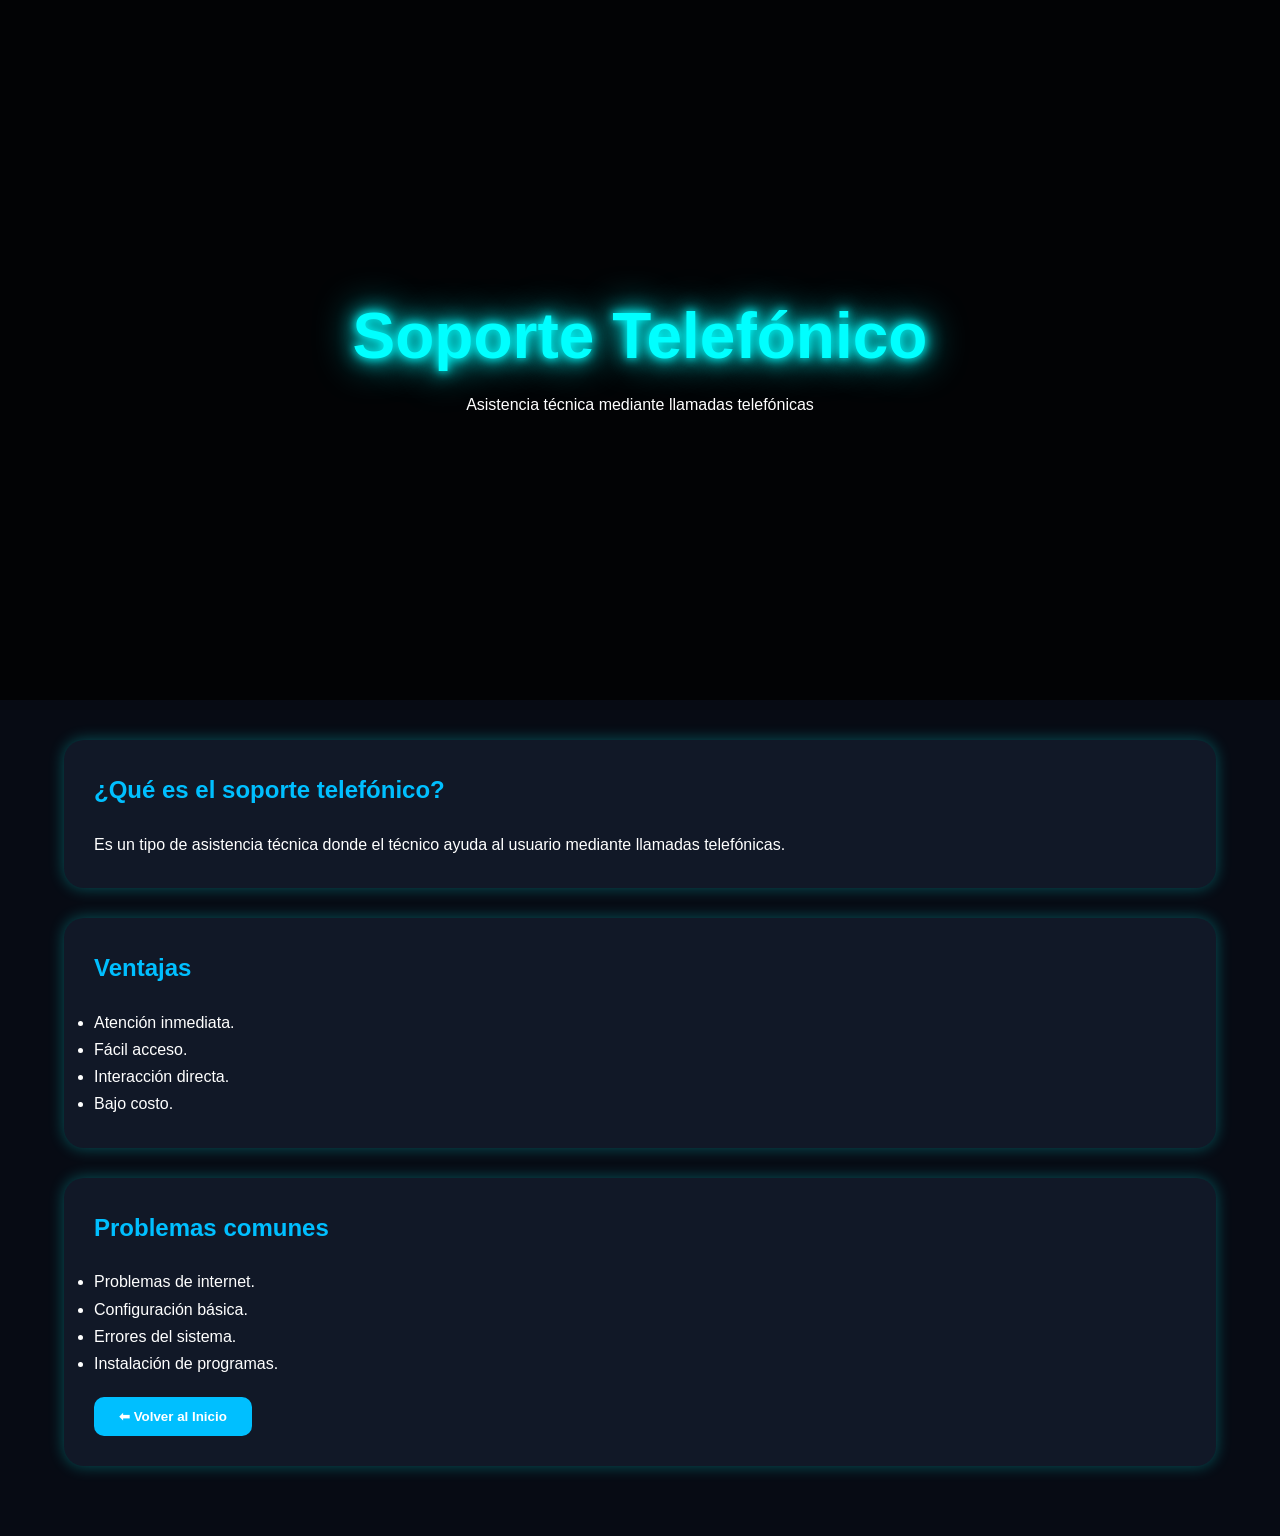
<file: telefonico.html>
<!DOCTYPE html>
<html lang="es">

<head>

    <meta charset="UTF-8">
    <meta name="viewport" content="width=device-width, initial-scale=1.0">

    <title>Soporte Telefónico</title>

    <link rel="stylesheet" href="styles.css">

</head>

<body>

    <header class="hero">

        <div class="overlay"></div>

        <div class="contenido-header">

            <h1>Soporte Telefónico</h1>

            <p>
                Asistencia técnica mediante llamadas telefónicas
            </p>

        </div>

    </header>

    <main>

        <section class="card">

            <h2>¿Qué es el soporte telefónico?</h2>

            <p>
                Es un tipo de asistencia técnica donde el técnico ayuda
                al usuario mediante llamadas telefónicas.
            </p>

        </section>

        <section class="card">

            <h2>Ventajas</h2>

            <ul>

                <li>Atención inmediata.</li>
                <li>Fácil acceso.</li>
                <li>Interacción directa.</li>
                <li>Bajo costo.</li>

            </ul>

        </section>

        <section class="card">

            <h2>Problemas comunes</h2>

            <ul>

                <li>Problemas de internet.</li>
                <li>Configuración básica.</li>
                <li>Errores del sistema.</li>
                <li>Instalación de programas.</li>

            </ul>

            <a href="index.html">

                <button>
                    ⬅ Volver al Inicio
                </button>

            </a>

        </section>

    </main>

</body>

</html>
</file>
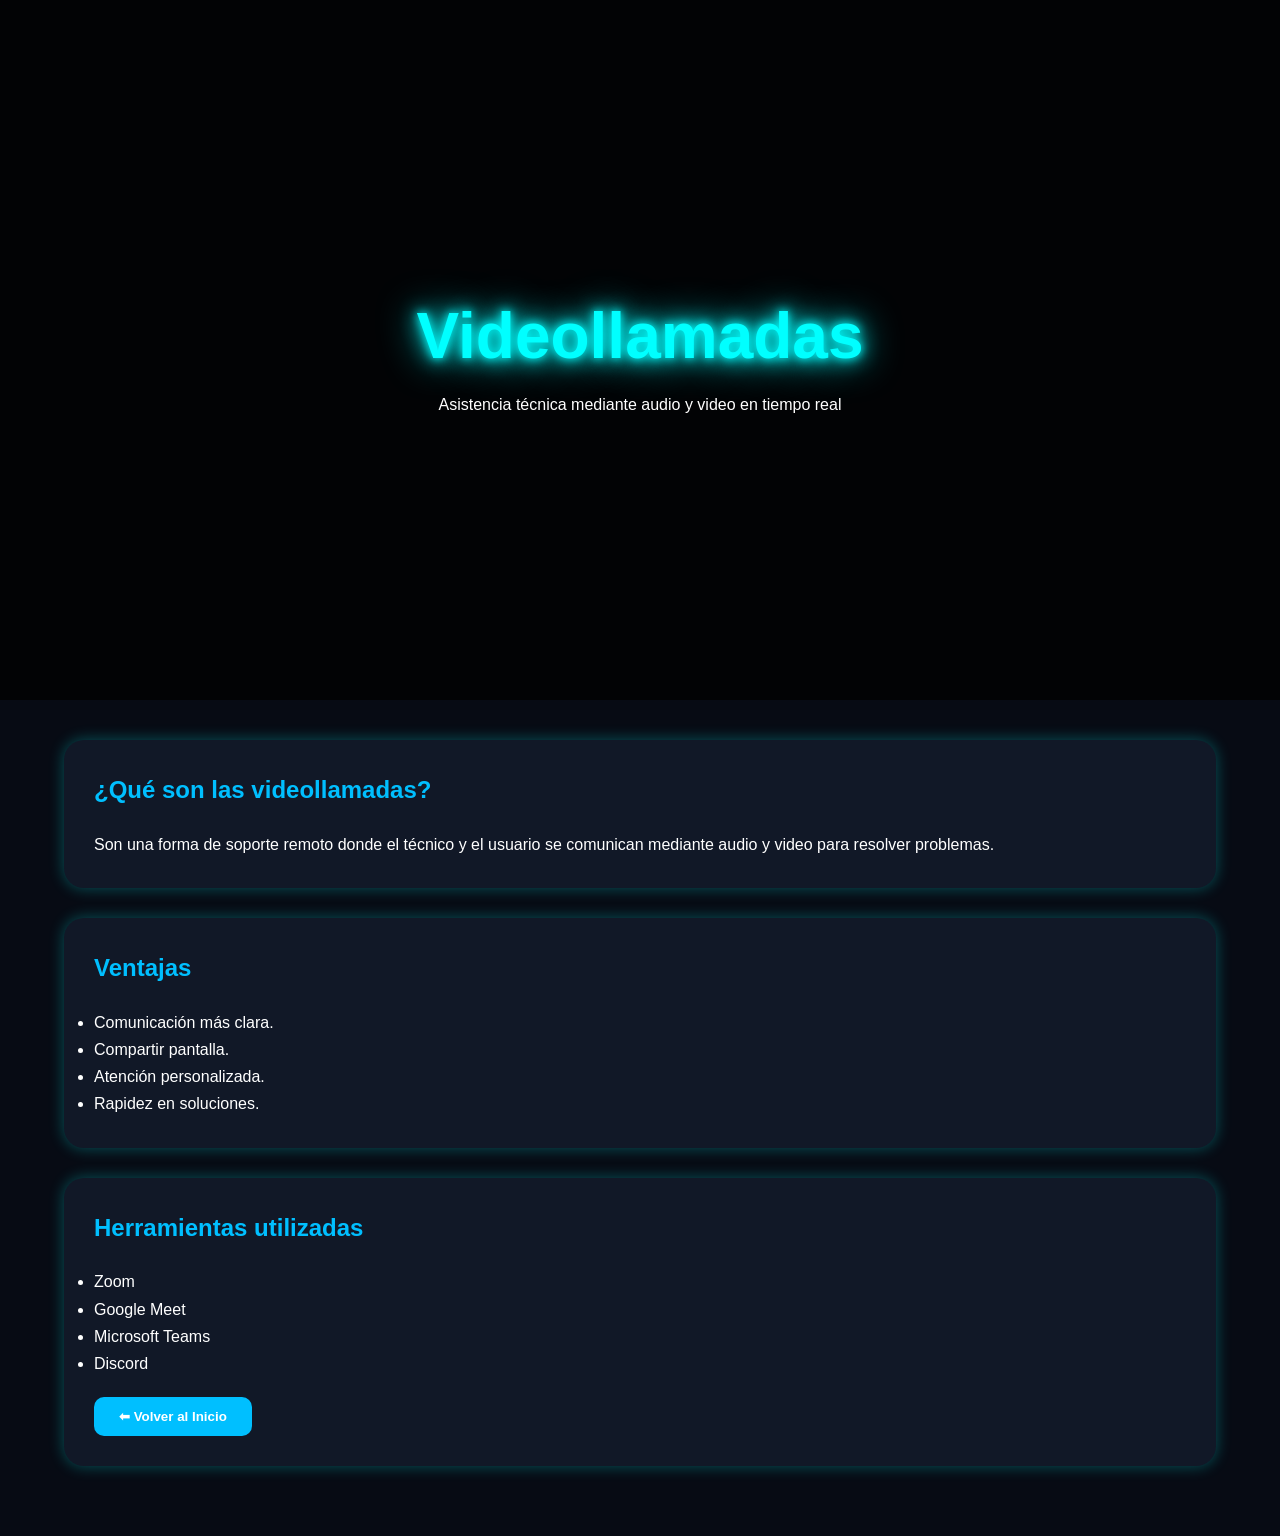
<file: videollamadas.html>
<!DOCTYPE html>
<html lang="es">

<head>

    <meta charset="UTF-8">
    <meta name="viewport" content="width=device-width, initial-scale=1.0">

    <title>Videollamadas</title>

    <link rel="stylesheet" href="styles.css">

</head>

<body>

    <header class="hero">

        <div class="overlay"></div>

        <div class="contenido-header">

            <h1>Videollamadas</h1>

            <p>
                Asistencia técnica mediante audio y video en tiempo real
            </p>

        </div>

    </header>

    <main>

        <section class="card">

            <h2>¿Qué son las videollamadas?</h2>

            <p>
                Son una forma de soporte remoto donde el técnico y el usuario
                se comunican mediante audio y video para resolver problemas.
            </p>

        </section>

        <section class="card">

            <h2>Ventajas</h2>

            <ul>

                <li>Comunicación más clara.</li>
                <li>Compartir pantalla.</li>
                <li>Atención personalizada.</li>
                <li>Rapidez en soluciones.</li>

            </ul>

        </section>

        <section class="card">

            <h2>Herramientas utilizadas</h2>

            <ul>

                <li>Zoom</li>
                <li>Google Meet</li>
                <li>Microsoft Teams</li>
                <li>Discord</li>

            </ul>

            <a href="index.html">

                <button>
                    ⬅ Volver al Inicio
                </button>

            </a>

        </section>

    </main>

</body>

</html>
</file>
<file: styles.css>
/* ========================= */
/* styles.css */
/* ========================= */

*{
    margin:0;
    padding:0;
    box-sizing:border-box;
    font-family:Arial, Helvetica, sans-serif;
}

body{
    background:#070b14;
    color:white;
    line-height:1.7;
}

/* HERO */

.hero{
    position:relative;
    height:700px;

    background-image:url('https://images.unsplash.com/photo-1518770660439-4636190af475?q=80&w=1600&auto=format&fit=crop');

    background-size:cover;
    background-position:center;

    display:flex;
    justify-content:center;
    align-items:center;

    text-align:center;
}

.overlay{
    position:absolute;
    width:100%;
    height:100%;
    background:rgba(0,0,0,0.75);
}

.contenido-header{
    position:relative;
    z-index:2;
}

.hero h1{
    font-size:4rem;
    color:#00ffff;

    text-shadow:
    0 0 10px #00ffff,
    0 0 20px #00ffff,
    0 0 40px #00ffff;
}

.integrantes-box{
    margin:auto;
    margin-top:25px;
    width:300px;
    padding:20px;
    border-radius:20px;
    background:#111827;
    box-shadow:0 0 20px #ff00ff;
}

.integrantes-box h2{
    color:#ff4dff;
}

.integrantes-box p{
    color:#00ffff;
}

/* NAV */

nav{
    display:flex;
    justify-content:center;
    gap:20px;
    background:#0f172a;
    padding:20px;
    flex-wrap:wrap;
}

nav a{
    color:#00ffff;
    text-decoration:none;
    font-weight:bold;
    transition:0.3s;
}

nav a:hover{
    color:#ff4dff;

    text-shadow:
    0 0 10px #ff00ff,
    0 0 20px #00ffff;
}

/* MAIN */

main{
    width:90%;
    max-width:1200px;
    margin:auto;
    padding:40px 0;
}

/* CARDS */

.card{
    background:#111827;
    padding:30px;
    margin-bottom:30px;
    border-radius:20px;

    transition:0.4s;

    box-shadow:0 0 15px rgba(0,255,255,0.3);
}

.card:hover{

    transform:translateY(-8px);

    box-shadow:
    0 0 15px #00ffff,
    0 0 30px #00ffff,
    0 0 50px rgba(0,255,255,0.7);

}

.card h2{
    color:#00bfff;
    margin-bottom:20px;
}

.card h3{
    color:#ff4dff;
    margin-top:20px;
}

/* GRID */

.grid{
    display:grid;
    grid-template-columns:repeat(auto-fit,minmax(220px,1fr));
    gap:20px;
    margin-top:20px;
}

/* MINI CARDS */

.mini-card{
    background:#1e293b;
    padding:20px;
    border-radius:15px;

    transition:0.3s;
}

.mini-card:hover{

    transform:translateY(-5px);

    box-shadow:
    0 0 15px #ff00ff,
    0 0 25px #00ffff;

}

/* IMAGES */

.section-img{
    width:100%;
    max-height:400px;
    object-fit:cover;
    border-radius:20px;
    margin-top:20px;
    margin-bottom:25px;

    transition:0.4s;
}

.section-img:hover{

    transform:scale(1.02);

    box-shadow:
    0 0 20px #00ffff,
    0 0 40px #00ffff;

}

/* TABLE */

table{
    width:100%;
    border-collapse:collapse;
    margin-top:20px;
}

th,td{
    border:1px solid #334155;
    padding:15px;
    text-align:center;
}

th{
    background:#00bfff;
}

/* BUTTONS */

button{
    margin-top:20px;
    padding:12px 25px;
    border:none;
    border-radius:10px;
    background:#00bfff;
    color:white;
    cursor:pointer;
    font-weight:bold;

    transition:0.3s;
}

button:hover{

    transform:scale(1.08);

    box-shadow:
    0 0 15px #ff00ff,
    0 0 35px #00ffff;

}

/* BOTONES ENLACE */

.btn-link{
    display:inline-block;
    text-decoration:none;
}

/* QUIZ */

.quiz-box{
    text-align:center;
}

.quiz-box button{
    margin:10px;
}

/* GAME */

.game-box{
    margin-top:30px;
    padding:20px;
    border-radius:15px;
    background:#1e293b;

    transition:0.3s;
}

.game-box:hover{

    box-shadow:
    0 0 15px #00ffff,
    0 0 30px #ff00ff;

}

/* FOOTER */

footer{
    text-align:center;
    padding:30px;
    background:#0f172a;
    margin-top:40px;
}

/* LIGHT MODE */

body.light-mode{
    background:#f4f7fb;
    color:#111827;
}

body.light-mode .card{
    background:white;
    color:#111827;
}

body.light-mode nav{
    background:#dbe4ee;
}

body.light-mode .mini-card{
    background:#e2e8f0;
}

body.light-mode .game-box{
    background:#e2e8f0;
}

body.light-mode footer{
    background:#dbe4ee;
}

/* RESPONSIVE */

@media(max-width:768px){

    .hero h1{
        font-size:2.5rem;
    }

    nav{
        flex-direction:column;
        align-items:center;
    }

    .integrantes-box{
        width:90%;
    }

}
/* ========================= */
/* DISEÑO PARA PAGINAS EXTRA */
/* Agrega esto al final de styles.css */
/* ========================= */

.info-container{
    width:90%;
    max-width:1200px;
    margin:auto;
    padding:50px 0;
}

.info-card{
    background:#111827;
    padding:40px;
    border-radius:25px;
    margin-bottom:30px;

    box-shadow:
    0 0 20px rgba(0,255,255,0.25);

    transition:0.4s;
}

.info-card:hover{

    transform:translateY(-5px);

    box-shadow:
    0 0 20px #00ffff,
    0 0 40px rgba(0,255,255,0.5);

}

.info-card h1{
    color:#00ffff;
    margin-bottom:20px;

    text-shadow:
    0 0 10px #00ffff,
    0 0 20px #00ffff;
}

.info-card h2{
    color:#00bfff;
    margin-top:30px;
    margin-bottom:15px;
}

.info-card h3{
    color:#ff4dff;
    margin-top:20px;
}

.info-card p{
    margin-bottom:15px;
}

.info-card ul{
    margin-left:25px;
    margin-bottom:20px;
}

.info-card li{
    margin-bottom:10px;
}

.info-card table{
    width:100%;
    border-collapse:collapse;
    margin-top:20px;
    margin-bottom:20px;
}

.info-card th,
.info-card td{
    border:1px solid #334155;
    padding:15px;
    text-align:left;
}

.info-card th{
    background:#00bfff;
    color:white;
}

.back-btn{
    display:inline-block;
    margin-top:30px;
    padding:14px 30px;
    background:#00bfff;
    color:white;
    text-decoration:none;
    border-radius:12px;
    font-weight:bold;

    transition:0.3s;
}

.back-btn:hover{

    transform:scale(1.08);

    box-shadow:
    0 0 15px #ff00ff,
    0 0 35px #00ffff;

}

.info-img{
    width:100%;
    max-height:400px;
    object-fit:cover;
    border-radius:20px;
    margin:25px 0;

    transition:0.4s;
}

.info-img:hover{

    transform:scale(1.02);

    box-shadow:
    0 0 20px #00ffff,
    0 0 40px #00ffff;

}

/* LIGHT MODE */

body.light-mode .info-card{
    background:white;
    color:#111827;
}
</file>
